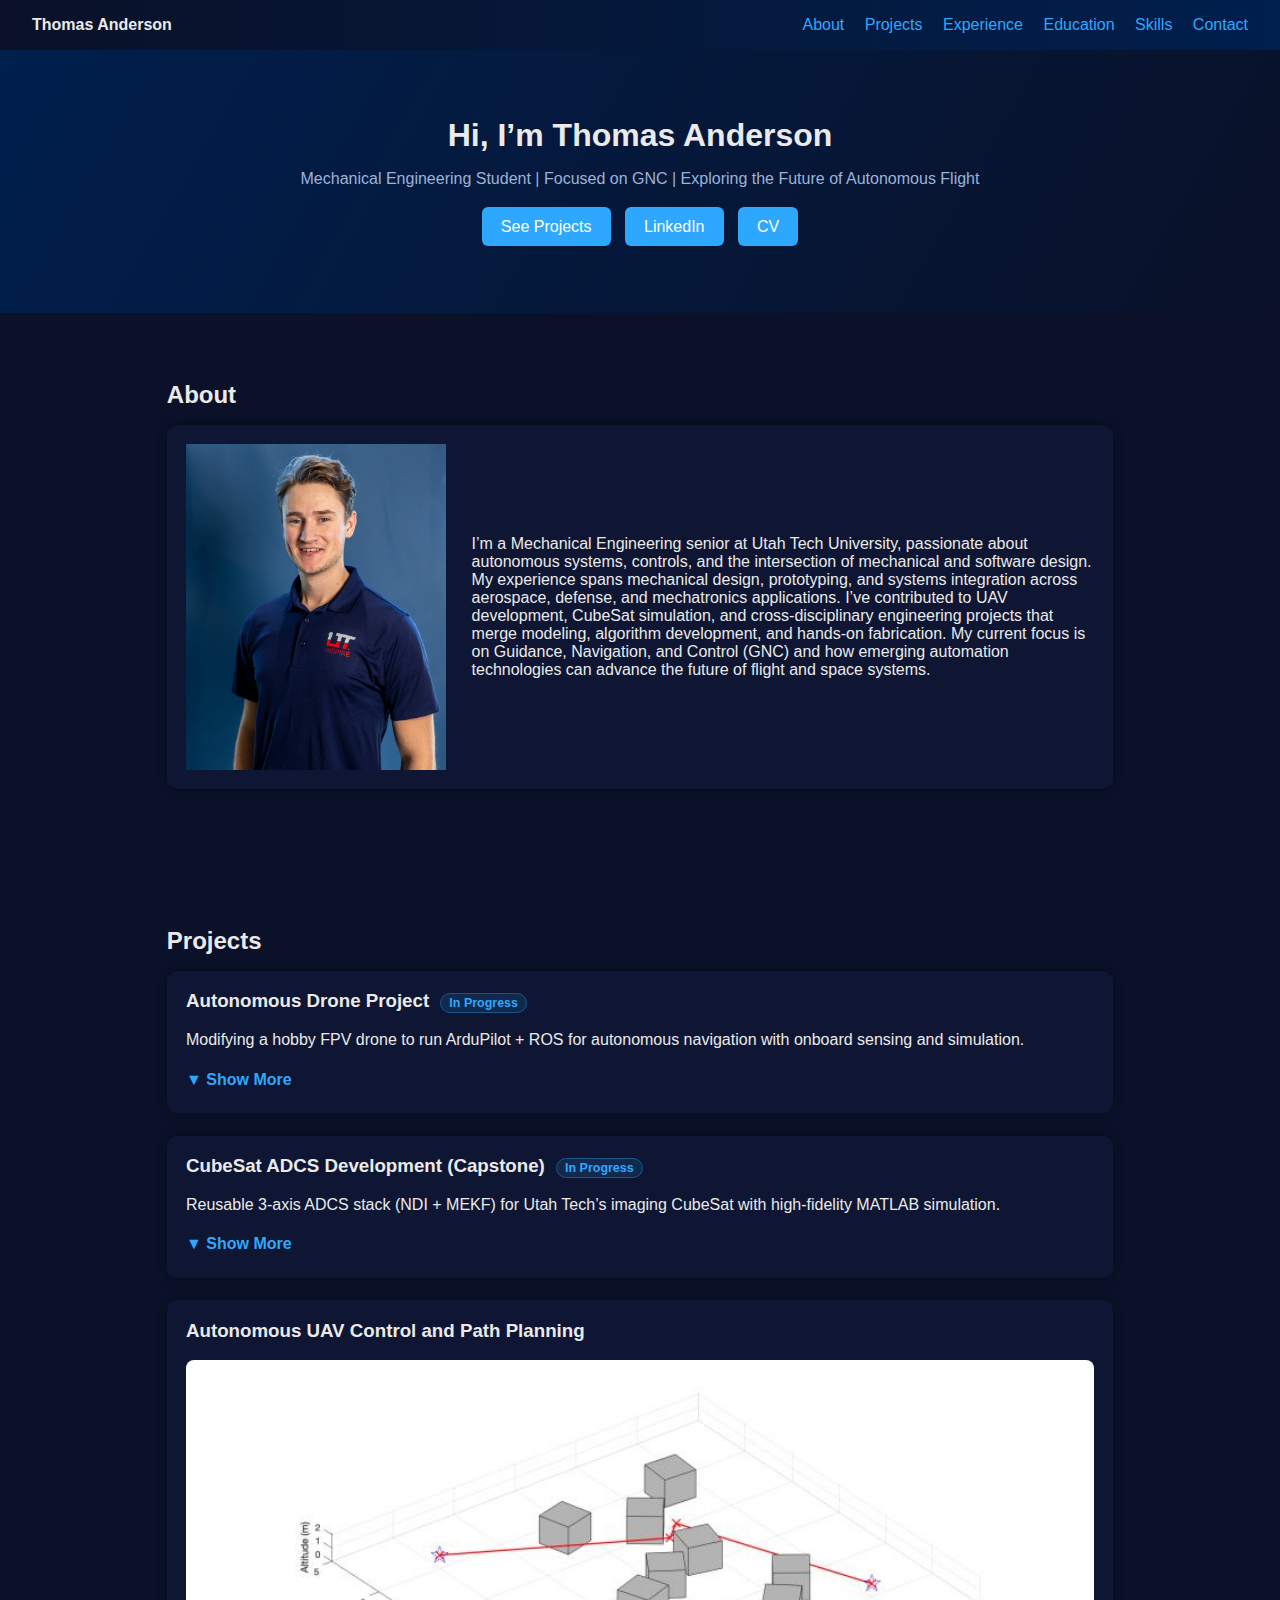
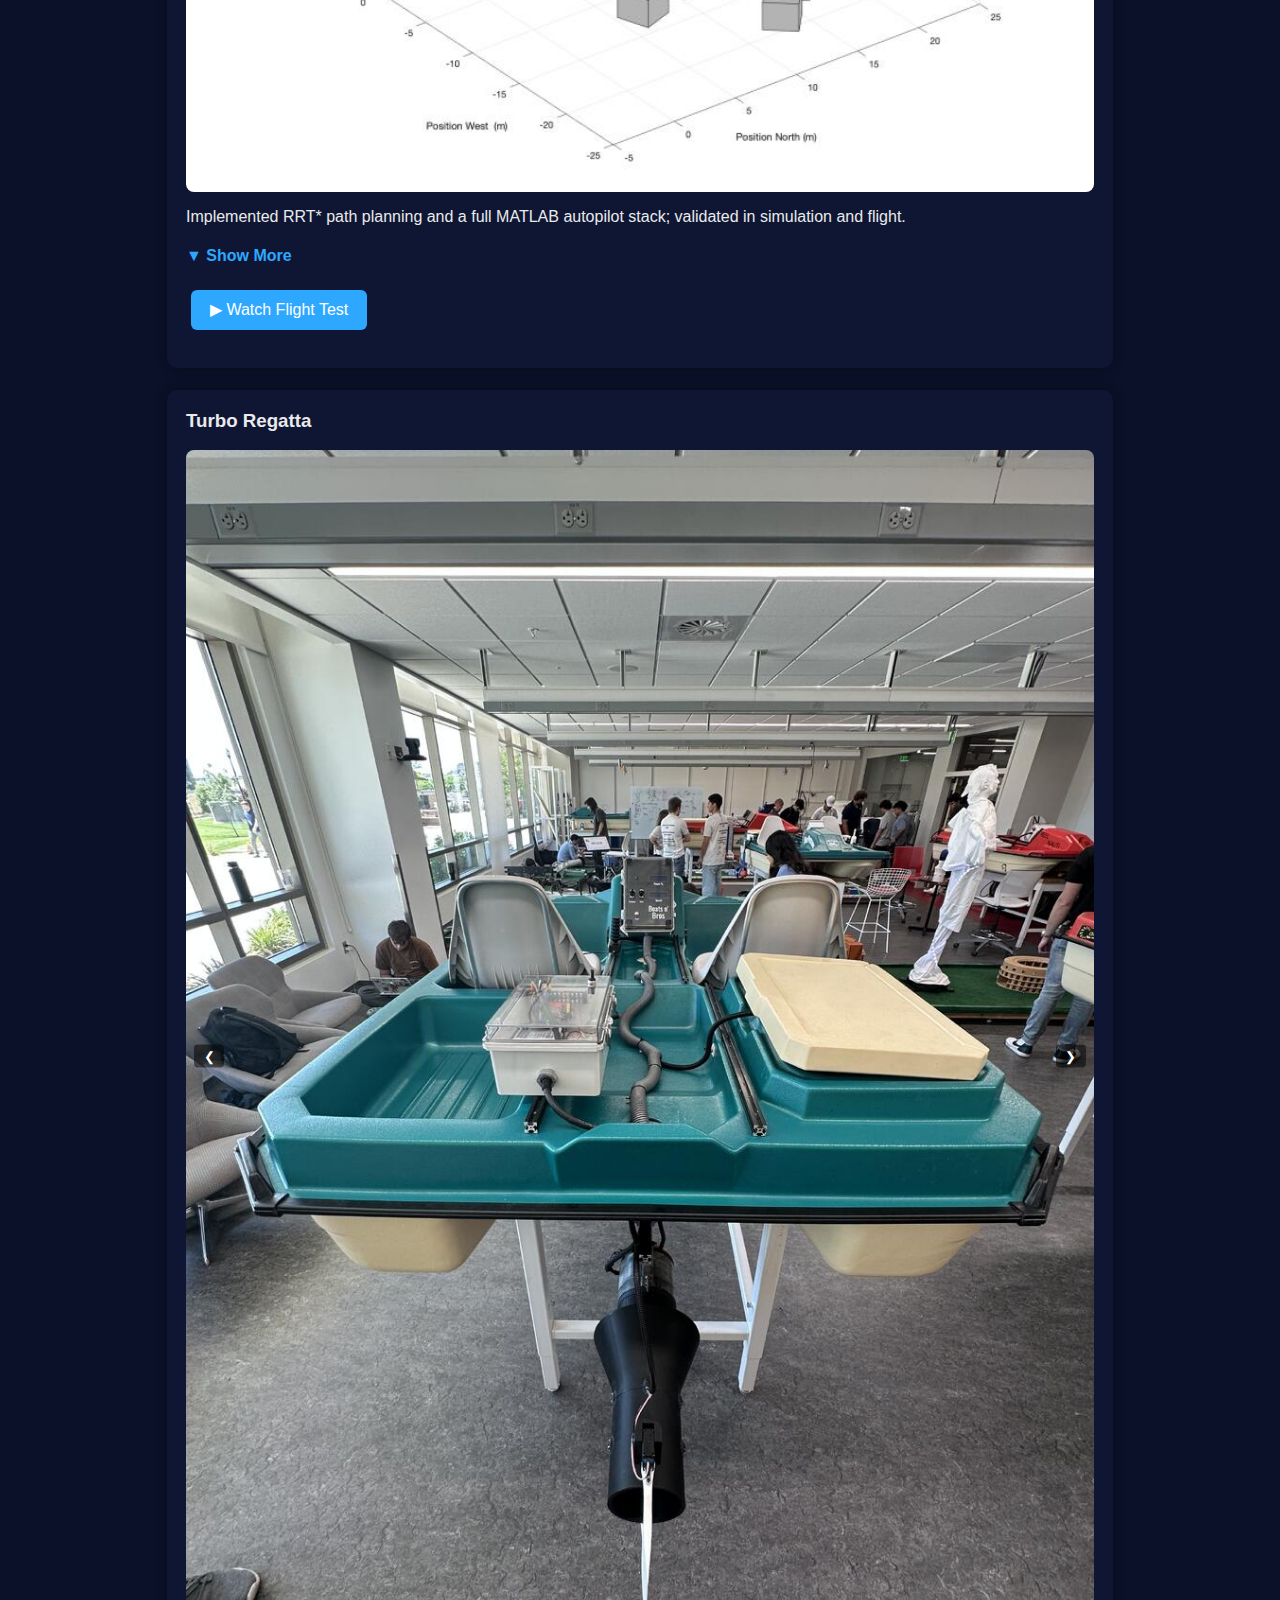
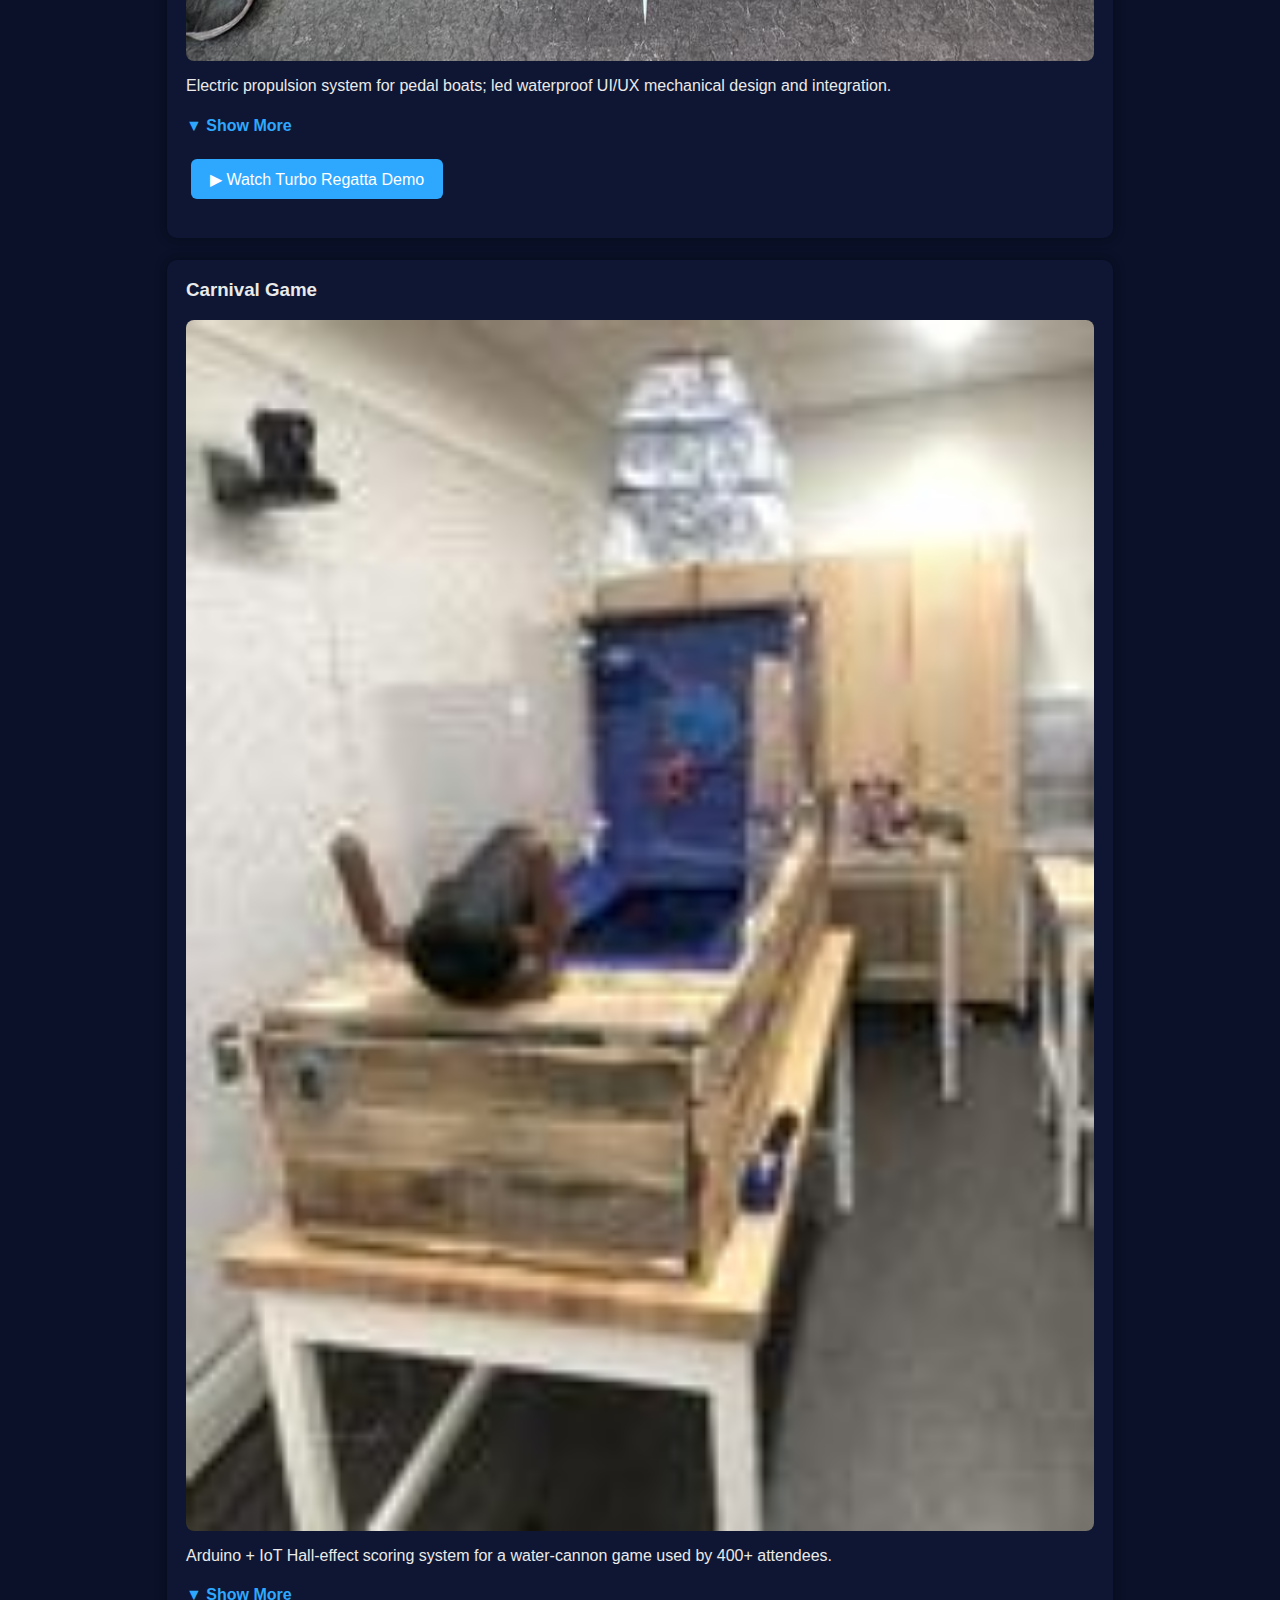
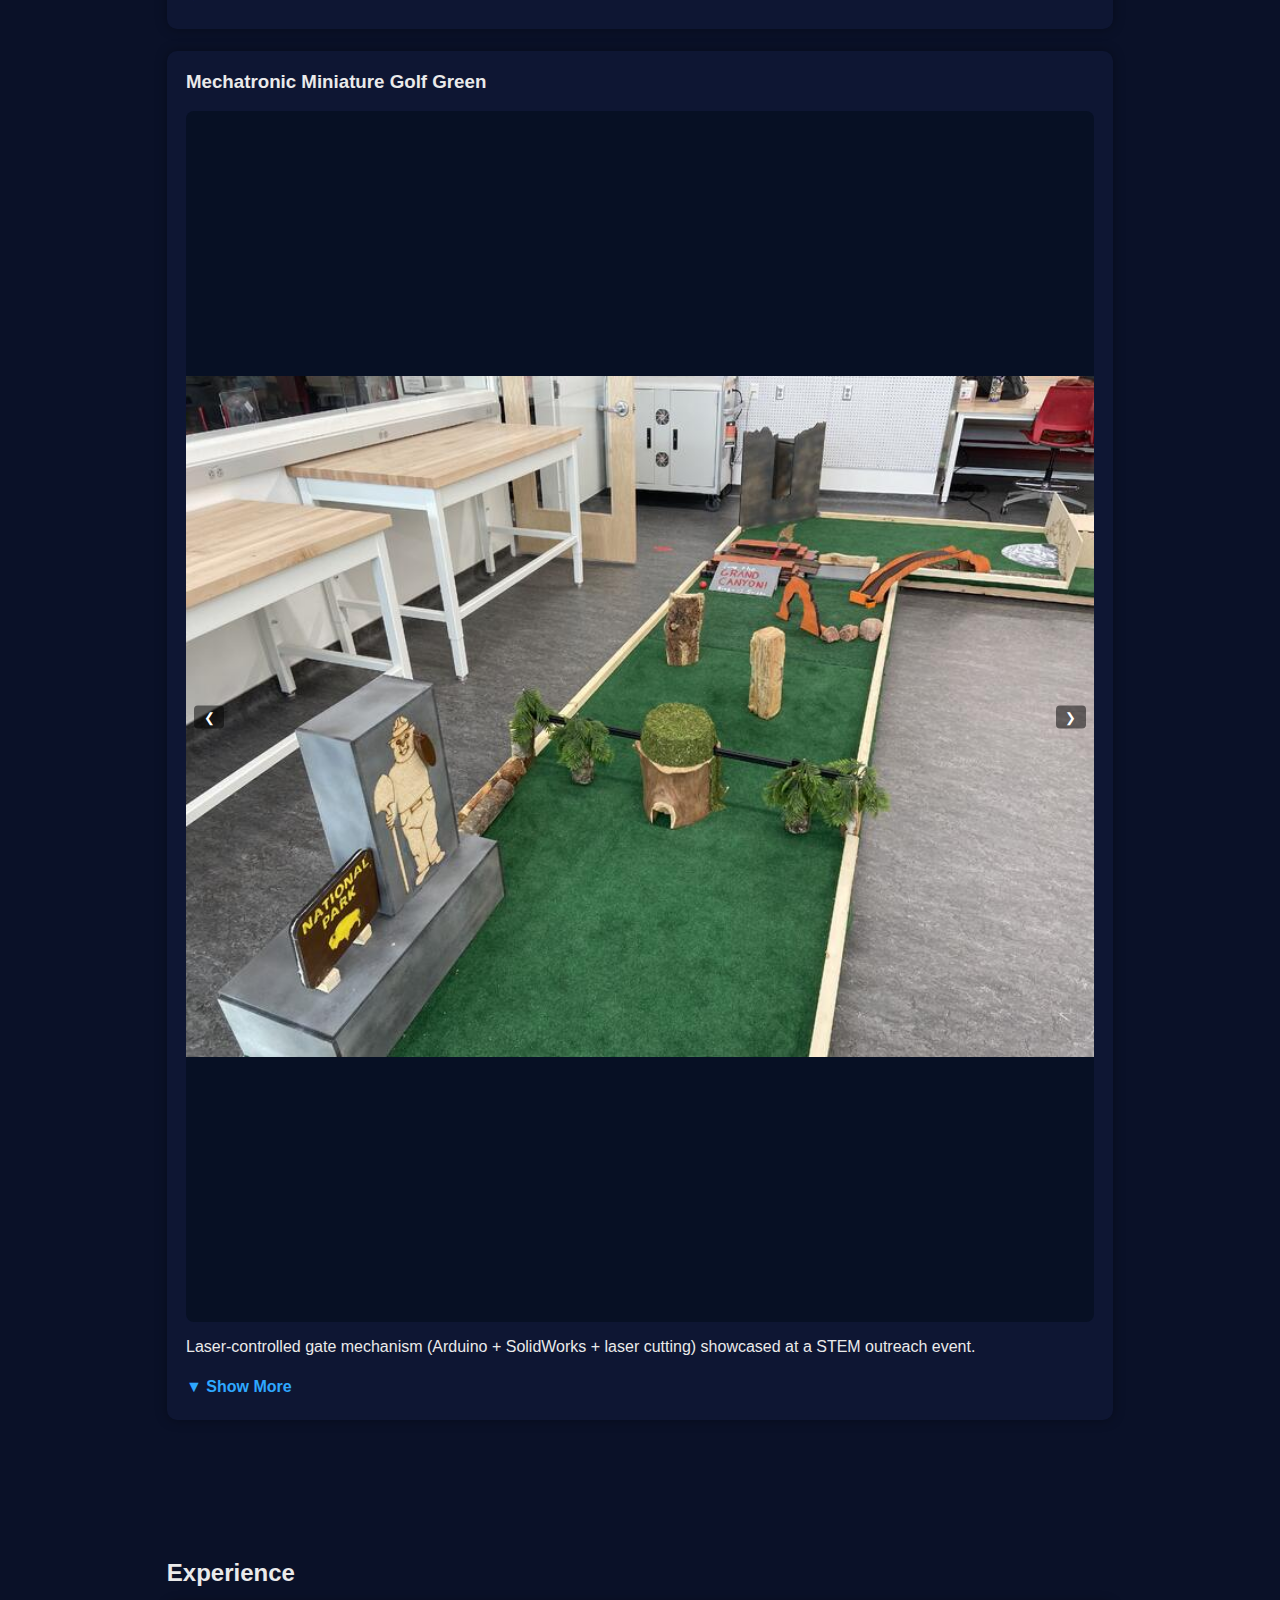
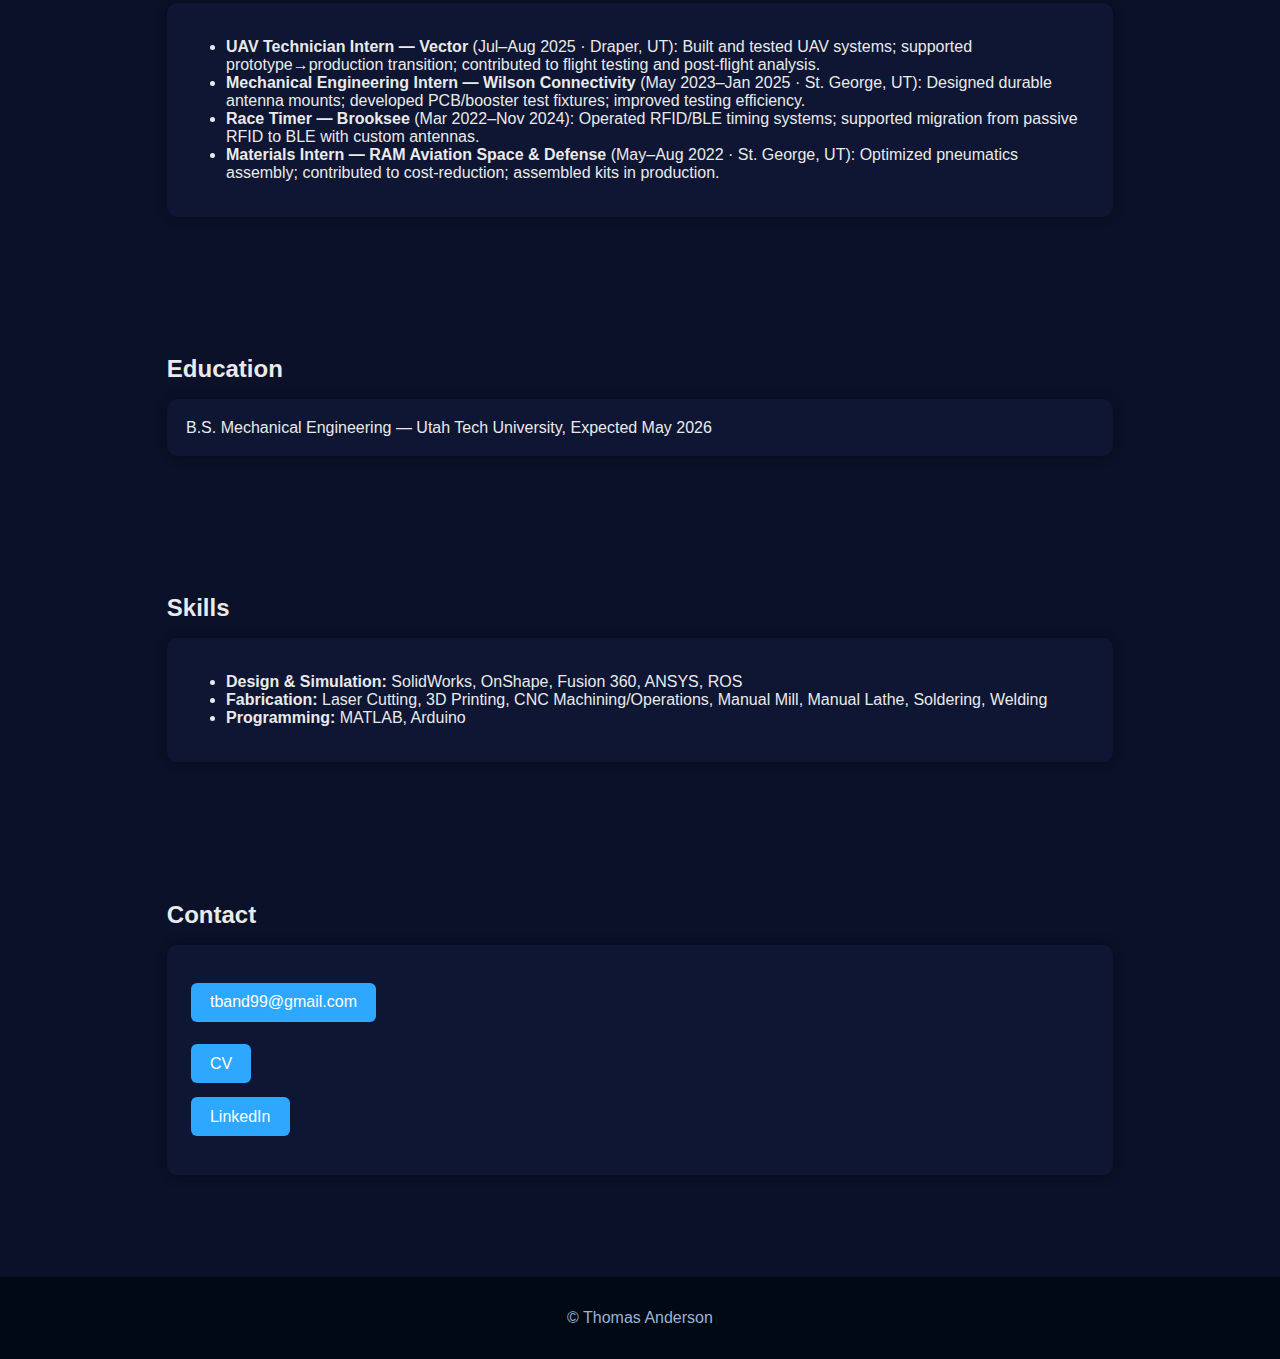
<file: index.html>
<!DOCTYPE html>
<html lang="en">
 <head>
  <meta charset="utf-8"/>
  <meta content="width=device-width, initial-scale=1.0" name="viewport"/>
  <meta content="Thomas Anderson — Mechanical Engineering Student | Focused on GNC | Exploring the Future of Autonomous Flight" name="description"/>
  <title>
   Thomas Anderson — Portfolio
  </title>
  <style>
   :root { --navy1:#0a1128; --navy2:#001f4d; --text:#eaeaea; --muted:#9cb3d9; --cyan:#2EA8FF; --cyan2:#4CC3FF; --card:#0e1633; }
  * { box-sizing: border-box; }
  body { margin:0; background:var(--navy1); color:var(--text); font-family:'Segoe UI', Roboto, sans-serif; }
  header { background:linear-gradient(90deg,var(--navy1),var(--navy2)); padding:1rem 2rem; position:sticky; top:0; z-index:10; display:flex; justify-content:space-between; align-items:center; }
  header .brand { font-weight:600; }
  header nav a { color:var(--cyan); text-decoration:none; margin-left:1rem; }
  header nav a:hover { color:var(--cyan2); }
  .hero { background:linear-gradient(120deg,var(--navy2),var(--navy1)); text-align:center; padding:4rem 1.5rem; }
  .hero h1 { margin:.2rem 0 .5rem; }
  .hero p { color:var(--muted); }
  .btn { background:var(--cyan); color:#fff; border:none; padding:.65rem 1.2rem; border-radius:6px; text-decoration:none; display:inline-block; margin:.2rem .3rem; }
  .btn:hover { background:var(--cyan2); }
  main section { padding:3rem 6vw; max-width:1100px; margin:0 auto; }
  section h2 { margin-bottom:1rem; }
  .card { background:var(--card); border-radius:10px; padding:1.2rem; box-shadow:0 0 12px rgba(0,0,0,.35); margin-bottom:1.4rem; }
  /* About */
  .about { display:flex; flex-wrap:wrap; gap:1.6rem; align-items:center; }
  .about .photo { flex:0 0 260px; display:flex; justify-content:center; }
  .about .photo img { width:260px; height:auto; border-radius:0; object-fit:cover; }
  .about .text { flex:1 1 300px; min-width:260px; }
  /* Projects */
  .project h3 { margin-top:0; }
  .badge { background:#2EA8FF22; color:var(--cyan); border:1px solid #2EA8FF55; padding:2px 8px; border-radius:10px; font-size:.78rem; margin-left:6px; }
  .summary { color:var(--text); }
  .toggle-link { color:var(--cyan); text-decoration:none; font-weight:600; display:inline-block; margin:.35rem 0; }
  .toggle-link:hover { color:var(--cyan2); }
  /* Animated details */
  .details { transition: height .3s ease; }
  .details-inner { padding-top:.5rem; }
  /* Carousel */
  .carousel { position:relative; overflow:hidden; border-radius:8px; background:#071024; margin-bottom:.8rem; }
  .carousel .track { display:flex; width:100%; transition: transform .35s ease; }
  .carousel .slide { flex:0 0 100%; min-width:100%; display:flex; align-items:center; justify-content:center; }
  .carousel .slide img { width:100%; height:auto; object-fit:contain; display:block; }
  .carousel .nav { position:absolute; top:50%; transform:translateY(-50%); background:rgba(0,0,0,.5); color:#fff; border:none; padding:.25rem .6rem; border-radius:4px; cursor:pointer; }
  .carousel .prev { left:8px; } .carousel .next { right:8px; }
  footer { text-align:center; padding:2rem 1rem; color:var(--muted); background:#000914; margin-top:2rem; }
  @media (max-width:720px) { .about .photo { flex-basis:100%; } .about .text { flex-basis:100%; } }
  </style>
 </head>
 <body>
  <header>
   <div class="brand">
    Thomas Anderson
   </div>
   <nav>
    <a href="#about">
     About
    </a>
    <a href="#projects">
     Projects
    </a>
    <a href="#experience">
     Experience
    </a>
    <a href="#education">
     Education
    </a>
    <a href="#skills">
     Skills
    </a>
    <a href="#contact">
     Contact
    </a>
   </nav>
  </header>
  <section class="hero">
   <h1>
    Hi, I’m Thomas Anderson
   </h1>
   <p>
    Mechanical Engineering Student | Focused on GNC | Exploring the Future of Autonomous Flight
   </p>
   <a class="btn" href="#projects">
    See Projects
   </a>
   <a class="btn" href="https://www.linkedin.com/in/thomas-b-anderson" rel="noopener" target="_blank">
    LinkedIn
   </a>
   <a class="btn" href="resume.pdf" rel="noopener" target="_blank">
    CV
   </a>
  </section>
  <main>
   <section id="about">
    <h2>
     About
    </h2>
    <div class="about card">
     <div class="photo">
      <img alt="Thomas Anderson headshot" src="headshot.jpg"/>
     </div>
     <div class="text">
      <p>
       I’m a Mechanical Engineering senior at Utah Tech University, passionate about autonomous systems, controls, and the intersection of mechanical and software design. My experience spans mechanical design, prototyping, and systems integration across aerospace, defense, and mechatronics applications. I’ve contributed to UAV development, CubeSat simulation, and cross-disciplinary engineering projects that merge modeling, algorithm development, and hands-on fabrication. My current focus is on Guidance, Navigation, and Control (GNC) and how emerging automation technologies can advance the future of flight and space systems.
      </p>
     </div>
    </div>
   </section>
   <section id="projects">
    <h2>
     Projects
    </h2>
    <div class="project card">
     <h3>
      Autonomous Drone Project
      <span class="badge">
       In Progress
      </span>
     </h3>
     <p class="summary">
      Modifying a hobby FPV drone to run ArduPilot + ROS for autonomous navigation with onboard sensing and simulation.
     </p>
     <a class="toggle-link" href="#!" onclick="toggleDetails('d1', this)">
      ▼ Show More
     </a>
     <div class="details" data-open="false" id="d1" style="overflow:hidden; height:0px;">
      <div class="details-inner">
       <strong>
        Project Overview
       </strong>
       <br/>
       Self-directed, ongoing project to develop practical skills in autonomous systems by modifying a hobby-grade FPV drone to operate with ArduPilot and ROS-based control software. The objective is to achieve autonomous navigation and obstacle avoidance using onboard sensors and simulation environments.
       <br/>
       <br/>
       <strong>
        Objectives &amp; Progress
       </strong>
       <ul>
        <li>
         Integrate ArduPilot firmware with ROS for high-level mission scripting and autonomous control
        </li>
        <li>
         Develop a Gazebo-based simulation environment to safely test flight algorithms
        </li>
        <li>
         Implement real-time obstacle detection and avoidance using onboard sensor data
        </li>
        <li>
         Tune PID controllers for flight stability and waypoint navigation
        </li>
        <li>
         Future work: integrate computer vision for mapping and object recognition
        </li>
       </ul>
       <strong>
        Tools &amp; Skills
       </strong>
       <ul>
        <li>
         ROS, Gazebo, ArduPilot
        </li>
        <li>
         PID control tuning and sensor calibration
        </li>
        <li>
         IMU, GPS, and LiDAR integration
        </li>
        <li>
         Simulation-based testing
        </li>
        <li>
         Autonomous navigation and control systems
        </li>
       </ul>
      </div>
     </div>
    </div>
    <div class="project card">
     <h3>
      CubeSat ADCS Development (Capstone)
      <span class="badge">
       In Progress
      </span>
     </h3>
     <p class="summary">
      Reusable 3‑axis ADCS stack (NDI + MEKF) for Utah Tech’s imaging CubeSat with high‑fidelity MATLAB simulation.
     </p>
     <a class="toggle-link" href="#!" onclick="toggleDetails('d2', this)">
      ▼ Show More
     </a>
     <div class="details" data-open="false" id="d2" style="overflow:hidden; height:0px;">
      <div class="details-inner">
       <strong>
        Project Overview
       </strong>
       <br/>
       Ongoing senior capstone project focused on developing a modular Attitude Determination and Control System (ADCS) for Utah Tech’s CubeSat imaging mission. The system provides 3-axis attitude control and estimation capabilities designed for reuse across future student-built satellites.
       <br/>
       <br/>
       <strong>
        Key Responsibilities
       </strong>
       <ul>
        <li>
         Implementing Multiplicative Extended Kalman Filter (MEKF) and QUEST algorithms for estimation in MATLAB
        </li>
        <li>
         Modeling spacecraft dynamics and sensor response for accurate closed-loop simulation
        </li>
        <li>
         Integrating IMU, magnetometer, sun sensor, and star tracker data for attitude determination
        </li>
        <li>
         Designing and tuning control laws for reaction wheel and magnetorquer actuation
        </li>
        <li>
         Supporting system validation through Monte Carlo simulation and 3-axis attitude testing
        </li>
       </ul>
       <strong>
        System Highlights
       </strong>
       <ul>
        <li>
         Modular and reusable ADCS architecture for multi-mission adaptability
        </li>
        <li>
         High-fidelity MATLAB simulation environment
        </li>
        <li>
         Advanced estimation and control algorithms for precision pointing
        </li>
       </ul>
       <strong>
        Skills &amp; Tools
       </strong>
       <ul>
        <li>
         MATLAB modeling
        </li>
        <li>
         Nonlinear Dynamic Inversion (NDI)
        </li>
        <li>
         Multiplicative Extended Kalman Filter (MEKF)
        </li>
        <li>
         Sensor fusion and control systems design
        </li>
        <li>
         Spacecraft dynamics and orbital mechanics
        </li>
       </ul>
      </div>
     </div>
    </div>
    <div class="project card">
     <h3>
      Autonomous UAV Control and Path Planning
     </h3>
     <div class="carousel" data-index="0" id="c1">
      <div class="track">
       <div class="slide">
        <img alt="" src="95a557c9-d2ea-49f0-8f24-d751a9780867.png"/>
       </div>
      </div>
     </div>
     <p class="summary">
      Implemented RRT* path planning and a full MATLAB autopilot stack; validated in simulation and flight.
     </p>
     <a class="toggle-link" href="#!" onclick="toggleDetails('d3', this)">
      ▼ Show More
     </a>
     <div class="details" data-open="false" id="d3" style="overflow:hidden; height:0px;">
      <div class="details-inner">
       <strong>
        Project Overview
       </strong>
       <br/>
       Designed and implemented a complete autopilot stack for autonomous vehicles, with particular focus on advanced path planning algorithms.
       <br/>
       <br/>
       <strong>
        Key Accomplishments
       </strong>
       <ul>
        <li>
         Enhanced basic RRT (Rapidly-exploring Random Tree) by implementing RRT*, an optimized version that produces more efficient paths for autonomous navigation
        </li>
        <li>
         Developed a MATLAB implementation that continuously optimizes paths rather than just finding feasible routes
        </li>
        <li>
         Added intelligent node selection and path rewiring capabilities that decreases total path length
        </li>
        <li>
         Successfully demonstrated path optimization in complex environments with obstacles
        </li>
       </ul>
       <strong>
        Full Autopilot Stack Implementation
       </strong>
       <ul>
        <li>
         Wrote MATLAB code for the entire autopilot system architecture
        </li>
        <li>
         Implemented system modeling component to accurately simulate vehicle dynamics in 3D space
        </li>
        <li>
         Designed and coded control laws including PID controllers for attitude and position control
        </li>
        <li>
         Developed state estimation algorithms to process and fuse multiple sensor inputs for accurate positioning
        </li>
        <li>
         Created guidance systems to translate high-level commands into executable trajectories
        </li>
        <li>
         Built navigation systems that integrate with the optimized path planning algorithms
        </li>
        <li>
         Tested the complete system in simulation and validated performance on multi-rotor platforms
        </li>
       </ul>
       <strong>
        Skills Demonstrated
       </strong>
       <ul>
        <li>
         Algorithm development and optimization
        </li>
        <li>
         Control systems design
        </li>
        <li>
         State estimation and sensor fusion
        </li>
        <li>
         Simulation and testing methodologies
        </li>
        <li>
         MATLAB programming and system integration
        </li>
        <li>
         Autonomous systems architecture
        </li>
        <li>
         Real-time system performance analysis
        </li>
       </ul>
      </div>
     </div>
     <p>
      <a class="btn" href="https://youtu.be/AimlG6VxbZo?si=EBCwgUN9ihbwV6xO" rel="noopener" target="_blank">
       ▶ Watch Flight Test
      </a>
     </p>
    </div>
    <div class="project card">
     <h3>
      Turbo Regatta
     </h3>
     <div class="carousel" data-index="0" id="c2">
      <div class="track">
       <div class="slide">
        <img alt="" src="19174b8e-23c9-4adc-8f3a-ffcafbec17e6.png"/>
       </div>
       <div class="slide">
        <img alt="" src="06143839-6703-4929-96b9-088a9f5b48b7.png"/>
       </div>
      </div>
      <button aria-label="Previous" class="nav prev" onclick="carouselPrev('c2')">
       ❮
      </button>
      <button aria-label="Next" class="nav next" onclick="carouselNext('c2')">
       ❯
      </button>
     </div>
     <p class="summary">
      Electric propulsion system for pedal boats; led waterproof UI/UX mechanical design and integration.
     </p>
     <a class="toggle-link" href="#!" onclick="toggleDetails('d4', this)">
      ▼ Show More
     </a>
     <div class="details" data-open="false" id="d4" style="overflow:hidden; height:0px;">
      <div class="details-inner">
       <strong>
        My Role &amp; Contributions
       </strong>
       <ul>
        <li>
         Led UI/UX mechanical design for the control system, creating waterproof housings (IP28-rated) for electronic components
        </li>
        <li>
         Worked directly with Computer Engineering teammates to ensure seamless integration between physical controls and digital interfaces
        </li>
        <li>
         Designed and fabricated ergonomic controls mounted to the boat's center console, optimizing user experience while meeting waterproofing requirements
        </li>
        <li>
         Managed wire routing and enclosure development for all user interface elements while maintaining design integrity
        </li>
       </ul>
       <strong>
        Project Highlights
       </strong>
       <ul>
        <li>
         Cross-functional collaboration between Mechanical, Electrical, Computer, and Mechatronics engineers
        </li>
        <li>
         Designed a propulsion system capable of variable speed control and full maneuverability (forward/reverse/turning)
        </li>
        <li>
         Created solutions within strict constraints: $600 budget, aluminum extrusion mounting only, battery limitations
        </li>
        <li>
         Developed a system that competed in both head-to-head races and precision maneuvering course challenges
        </li>
        <li>
         Applied fabrication and waterproofing techniques to ensure reliability in aquatic environments
        </li>
       </ul>
      </div>
     </div>
     <p>
      <a class="btn" href="https://www.linkedin.com/posts/utah-tech-engineering_thanks-to-everyone-who-helped-make-discovery-activity-7321583715074129920-wWn6?utm_source=share&amp;utm_medium=member_desktop&amp;rcm=ACoAACT6U-cBVx_NZenxKHfNYPTLF7ID10Bt1BA" rel="noopener" target="_blank">
       ▶ Watch Turbo Regatta Demo
      </a>
     </p>
    </div>
    <div class="project card">
     <h3>
      Carnival Game
     </h3>
     <div class="carousel" data-index="0" id="c3">
      <div class="track">
       <div class="slide">
        <img alt="" src="4c22e8c1-0646-4f13-99f9-9b927b6d0642.png"/>
       </div>
      </div>
     </div>
     <p class="summary">
      Arduino + IoT Hall‑effect scoring system for a water‑cannon game used by 400+ attendees.
     </p>
     <a class="toggle-link" href="#!" onclick="toggleDetails('d5', this)">
      ▼ Show More
     </a>
     <div class="details" data-open="false" id="d5" style="overflow:hidden; height:0px;">
      <div class="details-inner">
       <strong>
        Project Overview
       </strong>
       <br/>
       Collaborated in a team of four to design and build an interactive
       <em>
        water-based arcade game
       </em>
       for Utah Tech’s 2023 STEM Outreach Event. 
The system used
       <strong>
        Hall-effect sensors
       </strong>
       to detect water flow through a target and calculate scores in real time. 
As the only group to design a water-based game, our project stood out for its unique engineering challenges involving waterproofing and sensor calibration.
       <br/>
       <br/>
       <strong>
        Key Contributions &amp; Responsibilities
       </strong>
       <ul>
        <li>
         Led data acquisition and signal interpretation from Hall-effect sensors to generate accurate scoring feedback.
        </li>
        <li>
         Integrated multiple Arduino modules into a cohesive program shared across team members’ systems.
        </li>
        <li>
         Collaborated on physical construction and assembly using wood and hand tools to ensure stability and durability for public use.
        </li>
        <li>
         Assisted in troubleshooting and code integration between sensor, display, and scoring systems.
        </li>
       </ul>
       <strong>
        Skills &amp; Technologies
       </strong>
       <ul>
        <li>
         Arduino Programming
        </li>
        <li>
         Sensor Calibration and Signal Processing
        </li>
        <li>
         Mechanical Design and Fabrication
        </li>
        <li>
         Team Integration and Prototyping
        </li>
       </ul>
       <strong>
        Outcome
       </strong>
       <br/>
       The game successfully tracked scores in real time and operated reliably for over
       <strong>
        400 participants
       </strong>
       during the public STEM outreach event. 
The project earned
       <strong>
        2nd place in the People’s Choice Award
       </strong>
       at Utah Tech’s 2023 Engineering Design Day.
      </div>
     </div>
    </div>
    <div class="project card">
     <h3>
      Mechatronic Miniature Golf Green
     </h3>
     <div class="carousel" data-index="0" id="c4">
      <div class="track">
       <div class="slide">
        <img alt="" src="0c325554-dc19-45e7-9a77-b4a86339c17f.png"/>
       </div>
       <div class="slide">
        <img alt="" src="625e17e7-e67f-4792-98ea-a08d2cebb219.png"/>
       </div>
      </div>
      <button aria-label="Previous" class="nav prev" onclick="carouselPrev('c4')">
       ❮
      </button>
      <button aria-label="Next" class="nav next" onclick="carouselNext('c4')">
       ❯
      </button>
     </div>
     <p class="summary">
      Laser‑controlled gate mechanism (Arduino + SolidWorks + laser cutting) showcased at a STEM outreach event.
     </p>
     <a class="toggle-link" href="#!" onclick="toggleDetails('d6', this)">
      ▼ Show More
     </a>
     <div class="details" data-open="false" id="d6" style="overflow:hidden; height:0px;">
      <div class="details-inner">
       <strong>
        Project Overview
       </strong>
       <br/>
       Collaborated in a
       <strong>
        six-member engineering team
       </strong>
       to design and build a
       <em>
        National Parks–themed Miniature Electronic Golf Green
       </em>
       for Utah Tech’s 2022 STEM Outreach Event. Each member designed a unique obstacle inspired by U.S. National Parks; my section recreated Utah’s iconic
       <strong>
        Delicate Arch
       </strong>
       and
       <strong>
        Landscape Arch
       </strong>
       , combining mechanical design and sensor-driven automation using Arduino.
       <br/>
       <br/>
       <strong>
        Key Contributions &amp; Responsibilities
       </strong>
       <ul>
        <li>
         Designed two Utah-inspired arches in
         <strong>
          SolidWorks
         </strong>
         , laser-cut from wood and engineered with flexibility to form smooth, curved structures.
        </li>
        <li>
         Developed a
         <strong>
          laser/photo-diode trip system
         </strong>
         that triggered an Arduino-controlled gate, simulating an interactive “shortcut” between course sections.
        </li>
        <li>
         Integrated the mechanism so that a golf ball passing through Delicate Arch opened the Landscape Arch gate, guiding the ball directly to the hole.
        </li>
        <li>
         Contributed to mechanical assembly and fabrication, ensuring the system could withstand extensive public use during the outreach event.
        </li>
       </ul>
       <strong>
        Skills &amp; Technologies
       </strong>
       <ul>
        <li>
         SolidWorks
        </li>
        <li>
         Laser Cutting
        </li>
        <li>
         Arduino Programming
        </li>
        <li>
         Optical Sensors and Mechatronic System Design
        </li>
        <li>
         Wood Fabrication
        </li>
       </ul>
       <strong>
        Outcome
       </strong>
       <br/>
       The National Parks–themed hole captivated attendees and performed reliably throughout the event, engaging over
       <strong>
        300 participants
       </strong>
       . 
The project earned
       <strong>
        2nd place in the People’s Choice Award
       </strong>
       at Utah Tech’s
       <strong>
        2022 Engineering Design Day
       </strong>
       .
      </div>
     </div>
    </div>
   </section>
   <section id="experience">
    <h2>
     Experience
    </h2>
    <div class="card">
     <ul>
      <li>
       <strong>
        UAV Technician Intern — Vector
       </strong>
       (Jul–Aug 2025 · Draper, UT): Built and tested UAV systems; supported prototype→production transition; contributed to flight testing and post‑flight analysis.
      </li>
      <li>
       <strong>
        Mechanical Engineering Intern — Wilson Connectivity
       </strong>
       (May 2023–Jan 2025 · St. George, UT): Designed durable antenna mounts; developed PCB/booster test fixtures; improved testing efficiency.
      </li>
      <li>
       <strong>
        Race Timer — Brooksee
       </strong>
       (Mar 2022–Nov 2024): Operated RFID/BLE timing systems; supported migration from passive RFID to BLE with custom antennas.
      </li>
      <li>
       <strong>
        Materials Intern — RAM Aviation Space &amp; Defense
       </strong>
       (May–Aug 2022 · St. George, UT): Optimized pneumatics assembly; contributed to cost‑reduction; assembled kits in production.
      </li>
     </ul>
    </div>
   </section>
   <section id="education">
    <h2>
     Education
    </h2>
    <div class="card">
     B.S. Mechanical Engineering — Utah Tech University, Expected May 2026
    </div>
   </section>
   <section id="skills">
    <h2>
     Skills
    </h2>
    <div class="card">
     <ul>
      <li>
       <strong>
        Design &amp; Simulation:
       </strong>
       SolidWorks, OnShape, Fusion 360, ANSYS, ROS
      </li>
      <li>
       <strong>
        Fabrication:
       </strong>
       Laser Cutting, 3D Printing, CNC Machining/Operations, Manual Mill, Manual Lathe, Soldering, Welding
      </li>
      <li>
       <strong>
        Programming:
       </strong>
       MATLAB, Arduino
      </li>
     </ul>
    </div>
   </section>
   <section id="contact">
    <h2>
     Contact
    </h2>
    <div class="card">
     <p>
      <a class="btn" href="mailto:tband99@gmail.com">
       tband99@gmail.com
      </a>
     </p>
     <a class="btn" href="resume.pdf" rel="noopener" target="_blank">
      CV
     </a>
     <p style="color:var(--muted); margin-top:8px;">
      <a class="btn" href="https://www.linkedin.com/in/thomas-b-anderson" rel="noopener" target="_blank">
       LinkedIn
      </a>
     </p>
    </div>
   </section>
  </main>
  <footer>
   © Thomas Anderson
  </footer>
  <script>
   // ----- Expandable details with 0.3s animation -----
function toggleDetails(id, link) {
  const container = document.getElementById(id);
  const isOpen = container.getAttribute('data-open') === 'true';
  const inner = container.querySelector('.details-inner');
  if (!isOpen) {
    const target = inner.scrollHeight;
    container.style.height = target + 'px';
    container.setAttribute('data-open','true');
    link.textContent = '▲ Show Less';
  } else {
    container.style.height = '0px';
    container.setAttribute('data-open','false');
    link.textContent = '▼ Show More';
  }
}
window.addEventListener('resize', () => {
  // keep height in sync when open
  document.querySelectorAll('.details[data-open="true"]').forEach(el => {
    const inner = el.querySelector('.details-inner');
    el.style.height = inner.scrollHeight + 'px';
  });
});

// ----- True horizontal carousel -----
function getIndex(car) { return parseInt(car.getAttribute('data-index')||'0',10); }
function setIndex(car, i) {
  const track = car.querySelector('.track');
  const slides = car.querySelectorAll('.slide');
  const max = slides.length;
  if (max <= 1) return;
  if (i < 0) i = max - 1;
  if (i >= max) i = 0;
  car.setAttribute('data-index', i.toString());
  track.style.transform = 'translateX(' + (-i*100) + '%)';
}
function carouselNext(id) { const car = document.getElementById(id); setIndex(car, getIndex(car)+1); }
function carouselPrev(id) { const car = document.getElementById(id); setIndex(car, getIndex(car)-1); }
document.addEventListener('DOMContentLoaded', function(){
  document.querySelectorAll('.carousel').forEach(function(car){ setIndex(car, 0); });
});
  </script>
 </body>
</html>
</file>
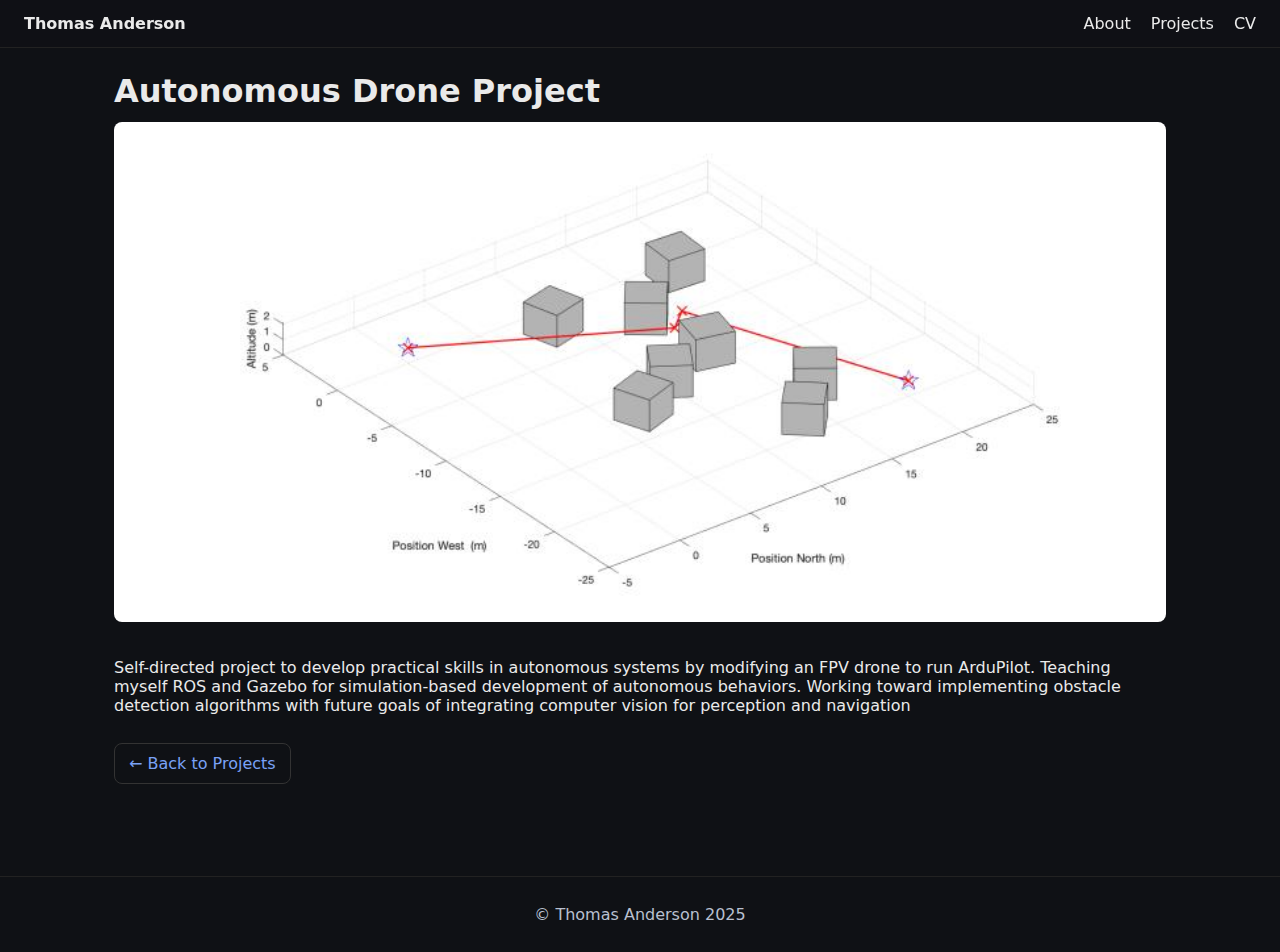
<file: project1.html>
<!doctype html><html><head><meta charset='utf-8'><meta name='viewport' content='width=device-width,initial-scale=1'><title>Autonomous Drone Project — Thomas Anderson</title>
<style>
:root { --c-bg:#0f1115; --c-elev:#171923; --c-text:#eaeaea; --c-sub:#b9c0d0; --c-accent:#7aa2f7; }
*{box-sizing:border-box}
body{margin:0;background:var(--c-bg);color:var(--c-text);font-family:ui-sans-serif,system-ui,-apple-system,Segoe UI,Roboto,Helvetica,Arial}
a{color:var(--c-accent);text-decoration:none}
.container{max-width:1100px;margin:0 auto;padding:24px}
nav.site-nav{position:sticky;top:0;z-index:10;background:rgba(15,17,21,.85);backdrop-filter:blur(6px);border-bottom:1px solid #222;display:flex;justify-content:space-between;align-items:center;padding:14px 24px}
nav .brand a{font-weight:700;color:var(--c-text)}
nav ul{display:flex;gap:20px;list-style:none;margin:0;padding:0}
nav ul a{color:var(--c-text)}
footer.site-footer{padding:28px 24px;border-top:1px solid #222;color:var(--c-sub);text-align:center;margin-top:40px}
h1,h2,h3{margin:0 0 12px 0}
.section{margin:28px 0}
.grid{display:grid;gap:20px;grid-template-columns:repeat(auto-fill,minmax(280px,1fr))}
.card{background:var(--c-elev);border:1px solid #222;border-radius:12px;overflow:hidden}
.card img{display:block;width:100%;height:180px;object-fit:cover}
.card .pad{padding:14px}
.btn{display:inline-block;padding:10px 14px;border:1px solid #333;border-radius:8px}
.hero{display:flex;gap:24px;flex-wrap:wrap;align-items:flex-start}
.hero img{width:260px;height:auto;border-radius:8px;border:1px solid #222}
.meta{color:var(--c-sub)}
.embed{position:relative;padding-top:56.25%}
.embed iframe{position:absolute;top:0;left:0;width:100%;height:100%;border:0}
hr{border:none;border-top:1px solid #222;margin:24px 0}
.top-row{display:grid;grid-template-columns:repeat(auto-fit,minmax(280px,1fr));gap:20px}
</style>
</head><body>
<nav class="site-nav">
  <div class="brand"><a href="projects.html">Thomas Anderson</a></div>
  <ul>
    <li><a href="about.html">About</a></li>
    <li><a href="projects.html">Projects</a></li>
    <li><a target="_blank" href="CV Thomas Anderson.pdf">CV</a></li>
  </ul>
</nav>
<div class='container'><h1>Autonomous Drone Project</h1><img src='uav_path_planning.png' style='width:100%;border-radius:8px;margin-bottom:16px;'><p>Self-directed project to develop practical skills in autonomous systems by modifying an FPV drone to run ArduPilot. Teaching myself ROS and Gazebo for simulation-based development of autonomous behaviors. Working toward implementing obstacle detection algorithms with future goals of integrating computer vision for perception and navigation</p><div class='section'><a class='btn' href='projects.html'>← Back to Projects</a></div></div><footer class="site-footer">© Thomas Anderson 2025</footer></body></html>
</file>
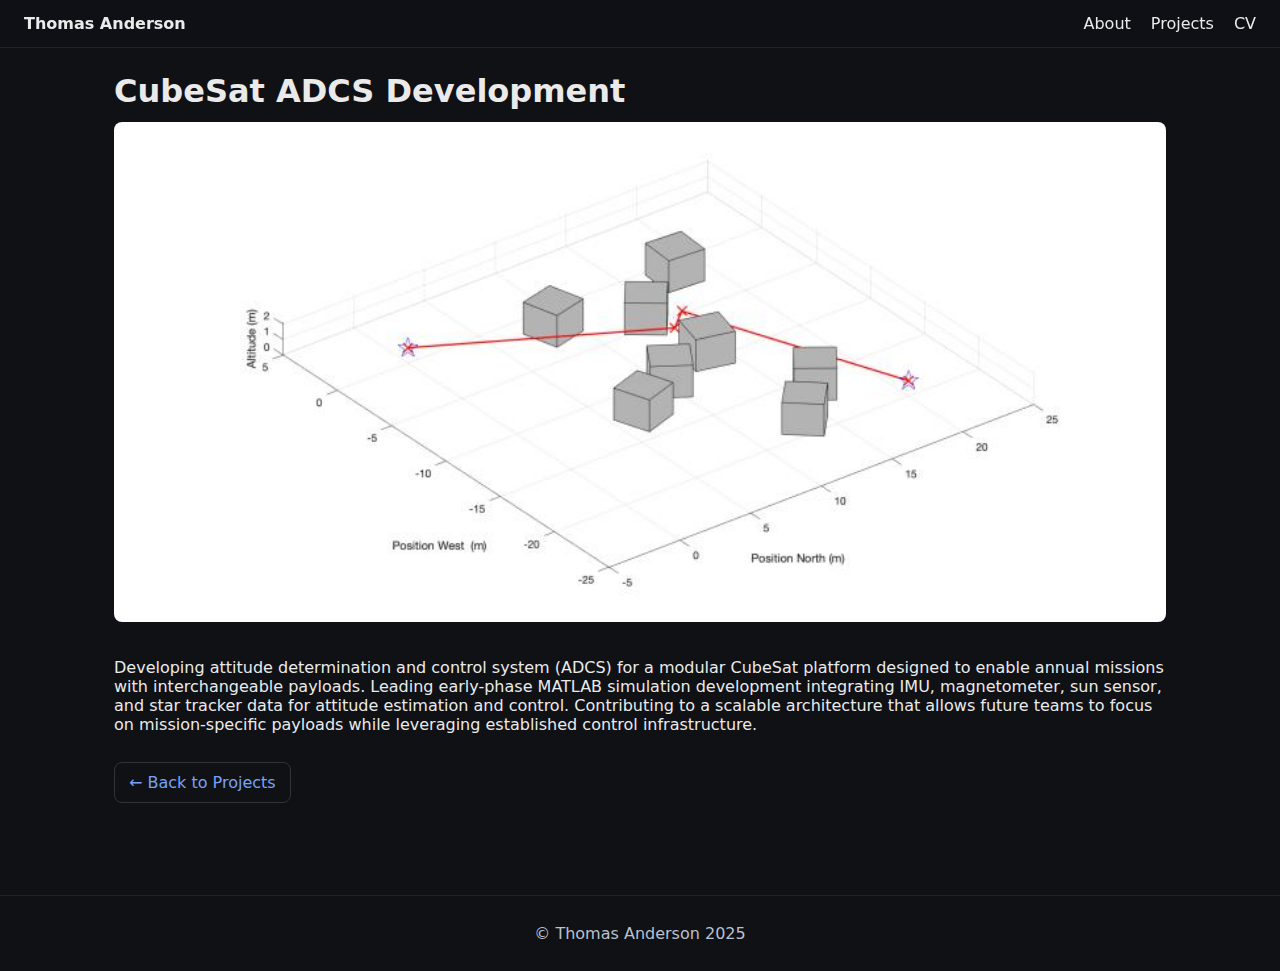
<file: project2.html>
<!doctype html><html><head><meta charset='utf-8'><meta name='viewport' content='width=device-width,initial-scale=1'><title>CubeSat ADCS — Thomas Anderson</title>
<style>
:root { --c-bg:#0f1115; --c-elev:#171923; --c-text:#eaeaea; --c-sub:#b9c0d0; --c-accent:#7aa2f7; }
*{box-sizing:border-box}
body{margin:0;background:var(--c-bg);color:var(--c-text);font-family:ui-sans-serif,system-ui,-apple-system,Segoe UI,Roboto,Helvetica,Arial}
a{color:var(--c-accent);text-decoration:none}
.container{max-width:1100px;margin:0 auto;padding:24px}
nav.site-nav{position:sticky;top:0;z-index:10;background:rgba(15,17,21,.85);backdrop-filter:blur(6px);border-bottom:1px solid #222;display:flex;justify-content:space-between;align-items:center;padding:14px 24px}
nav .brand a{font-weight:700;color:var(--c-text)}
nav ul{display:flex;gap:20px;list-style:none;margin:0;padding:0}
nav ul a{color:var(--c-text)}
footer.site-footer{padding:28px 24px;border-top:1px solid #222;color:var(--c-sub);text-align:center;margin-top:40px}
h1,h2,h3{margin:0 0 12px 0}
.section{margin:28px 0}
.grid{display:grid;gap:20px;grid-template-columns:repeat(auto-fill,minmax(280px,1fr))}
.card{background:var(--c-elev);border:1px solid #222;border-radius:12px;overflow:hidden}
.card img{display:block;width:100%;height:180px;object-fit:cover}
.card .pad{padding:14px}
.btn{display:inline-block;padding:10px 14px;border:1px solid #333;border-radius:8px}
.hero{display:flex;gap:24px;flex-wrap:wrap;align-items:flex-start}
.hero img{width:260px;height:auto;border-radius:8px;border:1px solid #222}
.meta{color:var(--c-sub)}
.embed{position:relative;padding-top:56.25%}
.embed iframe{position:absolute;top:0;left:0;width:100%;height:100%;border:0}
hr{border:none;border-top:1px solid #222;margin:24px 0}
.top-row{display:grid;grid-template-columns:repeat(auto-fit,minmax(280px,1fr));gap:20px}
</style>
</head><body>
<nav class="site-nav">
  <div class="brand"><a href="projects.html">Thomas Anderson</a></div>
  <ul>
    <li><a href="about.html">About</a></li>
    <li><a href="projects.html">Projects</a></li>
    <li><a target="_blank" href="CV Thomas Anderson.pdf">CV</a></li>
  </ul>
</nav>
<div class='container'><h1>CubeSat ADCS Development</h1><img src='uav_path_planning.png' style='width:100%;border-radius:8px;margin-bottom:16px;'><p>Developing attitude determination and control system (ADCS) for a modular CubeSat platform designed to enable annual missions with interchangeable payloads. Leading early-phase MATLAB simulation development integrating IMU, magnetometer, sun sensor, and star tracker data for attitude estimation and control. Contributing to a scalable architecture that allows future teams to focus on mission-specific payloads while leveraging established control infrastructure.</p><div class='section'><a class='btn' href='projects.html'>← Back to Projects</a></div></div><footer class="site-footer">© Thomas Anderson 2025</footer></body></html>
</file>
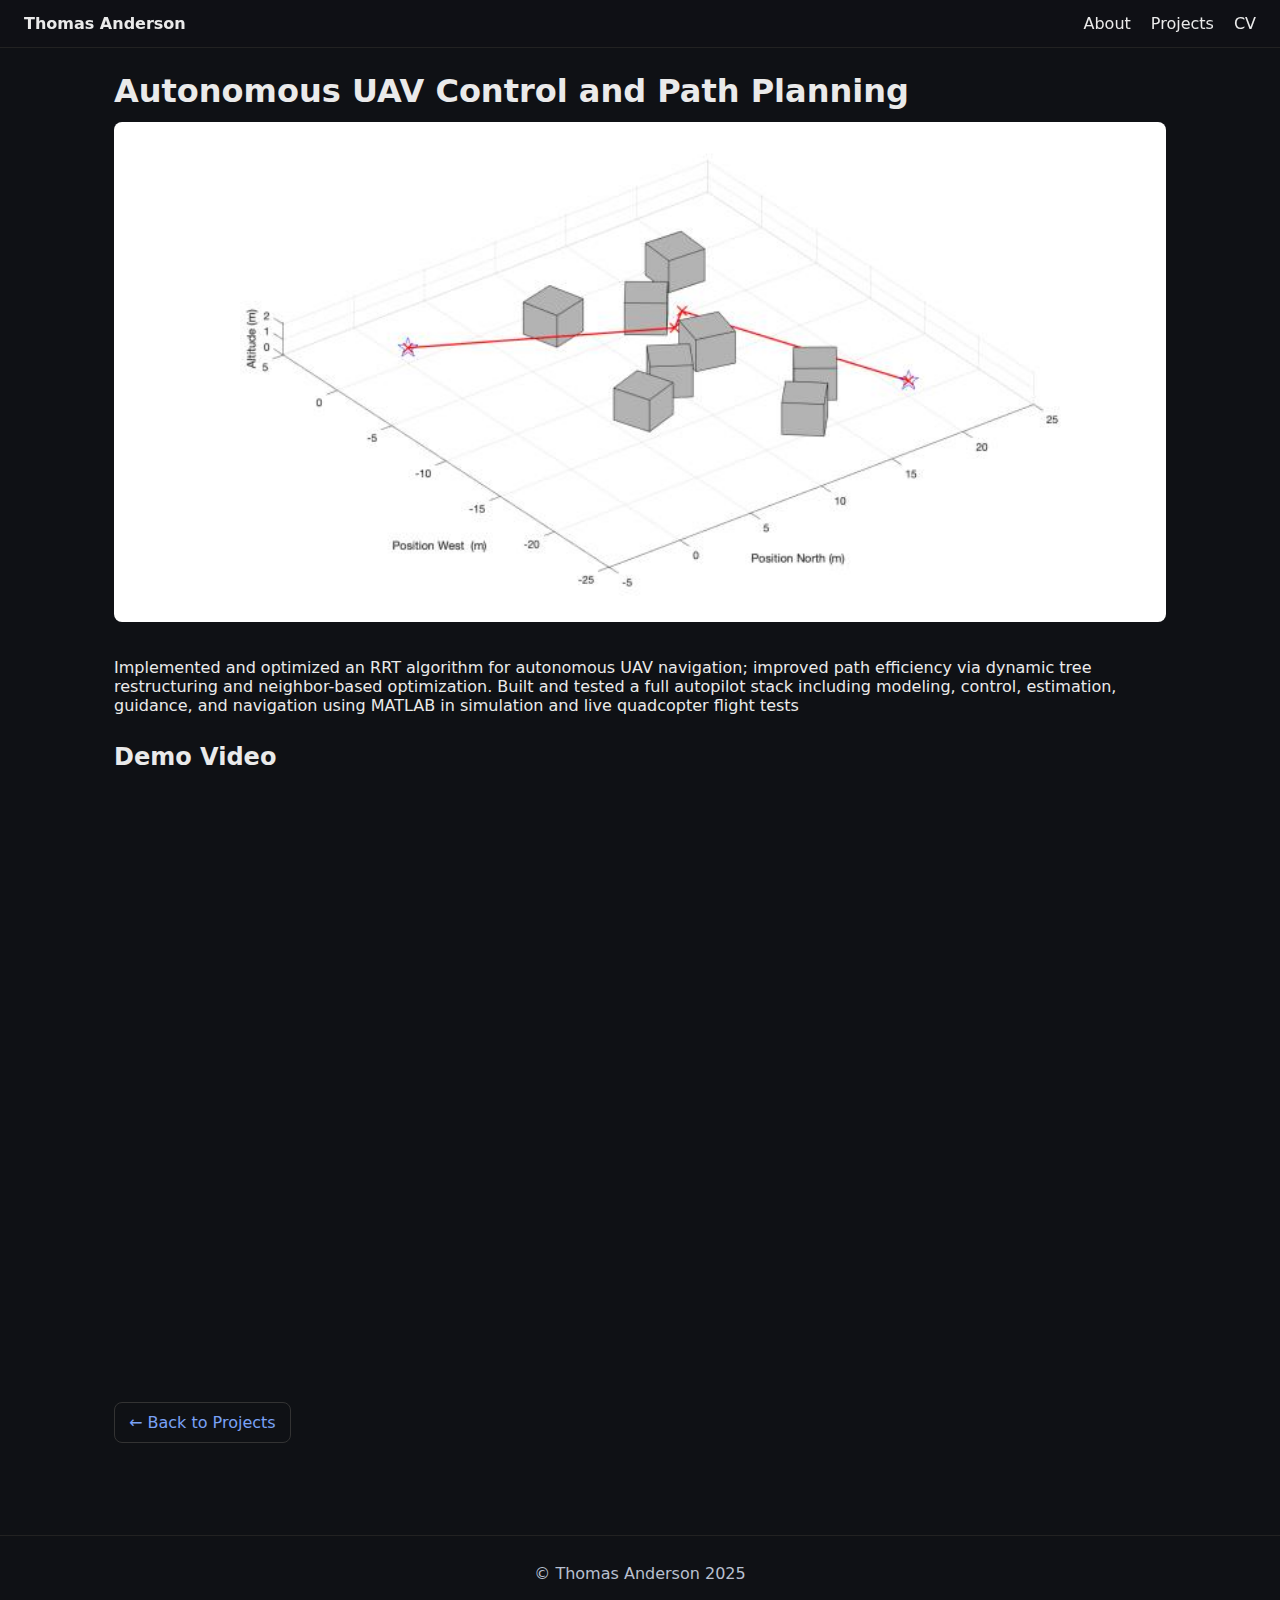
<file: project3.html>
<!doctype html><html><head><meta charset='utf-8'><meta name='viewport' content='width=device-width,initial-scale=1'><title>Autonomous UAV Control and Path Planning — Thomas Anderson</title>
<style>
:root { --c-bg:#0f1115; --c-elev:#171923; --c-text:#eaeaea; --c-sub:#b9c0d0; --c-accent:#7aa2f7; }
*{box-sizing:border-box}
body{margin:0;background:var(--c-bg);color:var(--c-text);font-family:ui-sans-serif,system-ui,-apple-system,Segoe UI,Roboto,Helvetica,Arial}
a{color:var(--c-accent);text-decoration:none}
.container{max-width:1100px;margin:0 auto;padding:24px}
nav.site-nav{position:sticky;top:0;z-index:10;background:rgba(15,17,21,.85);backdrop-filter:blur(6px);border-bottom:1px solid #222;display:flex;justify-content:space-between;align-items:center;padding:14px 24px}
nav .brand a{font-weight:700;color:var(--c-text)}
nav ul{display:flex;gap:20px;list-style:none;margin:0;padding:0}
nav ul a{color:var(--c-text)}
footer.site-footer{padding:28px 24px;border-top:1px solid #222;color:var(--c-sub);text-align:center;margin-top:40px}
h1,h2,h3{margin:0 0 12px 0}
.section{margin:28px 0}
.grid{display:grid;gap:20px;grid-template-columns:repeat(auto-fill,minmax(280px,1fr))}
.card{background:var(--c-elev);border:1px solid #222;border-radius:12px;overflow:hidden}
.card img{display:block;width:100%;height:180px;object-fit:cover}
.card .pad{padding:14px}
.btn{display:inline-block;padding:10px 14px;border:1px solid #333;border-radius:8px}
.hero{display:flex;gap:24px;flex-wrap:wrap;align-items:flex-start}
.hero img{width:260px;height:auto;border-radius:8px;border:1px solid #222}
.meta{color:var(--c-sub)}
.embed{position:relative;padding-top:56.25%}
.embed iframe{position:absolute;top:0;left:0;width:100%;height:100%;border:0}
hr{border:none;border-top:1px solid #222;margin:24px 0}
.top-row{display:grid;grid-template-columns:repeat(auto-fit,minmax(280px,1fr));gap:20px}
</style>
</head><body>
<nav class="site-nav">
  <div class="brand"><a href="projects.html">Thomas Anderson</a></div>
  <ul>
    <li><a href="about.html">About</a></li>
    <li><a href="projects.html">Projects</a></li>
    <li><a target="_blank" href="CV Thomas Anderson.pdf">CV</a></li>
  </ul>
</nav>
<div class='container'><h1>Autonomous UAV Control and Path Planning</h1><img src='uav_path_planning.png' style='width:100%;border-radius:8px;margin-bottom:16px;'><p>Implemented and optimized an RRT algorithm for autonomous UAV navigation; improved path efficiency via dynamic tree restructuring and neighbor-based optimization. Built and tested a full autopilot stack including modeling, control, estimation, guidance, and navigation using MATLAB in simulation and live quadcopter flight tests</p><div class='section'><h2>Demo Video</h2><div class='embed'><iframe src='https://www.youtube.com/embed/AimlG6VxbZo' allowfullscreen title='Path Planning Demo'></iframe></div></div><div class='section'><a class='btn' href='projects.html'>← Back to Projects</a></div></div><footer class="site-footer">© Thomas Anderson 2025</footer></body></html>
</file>
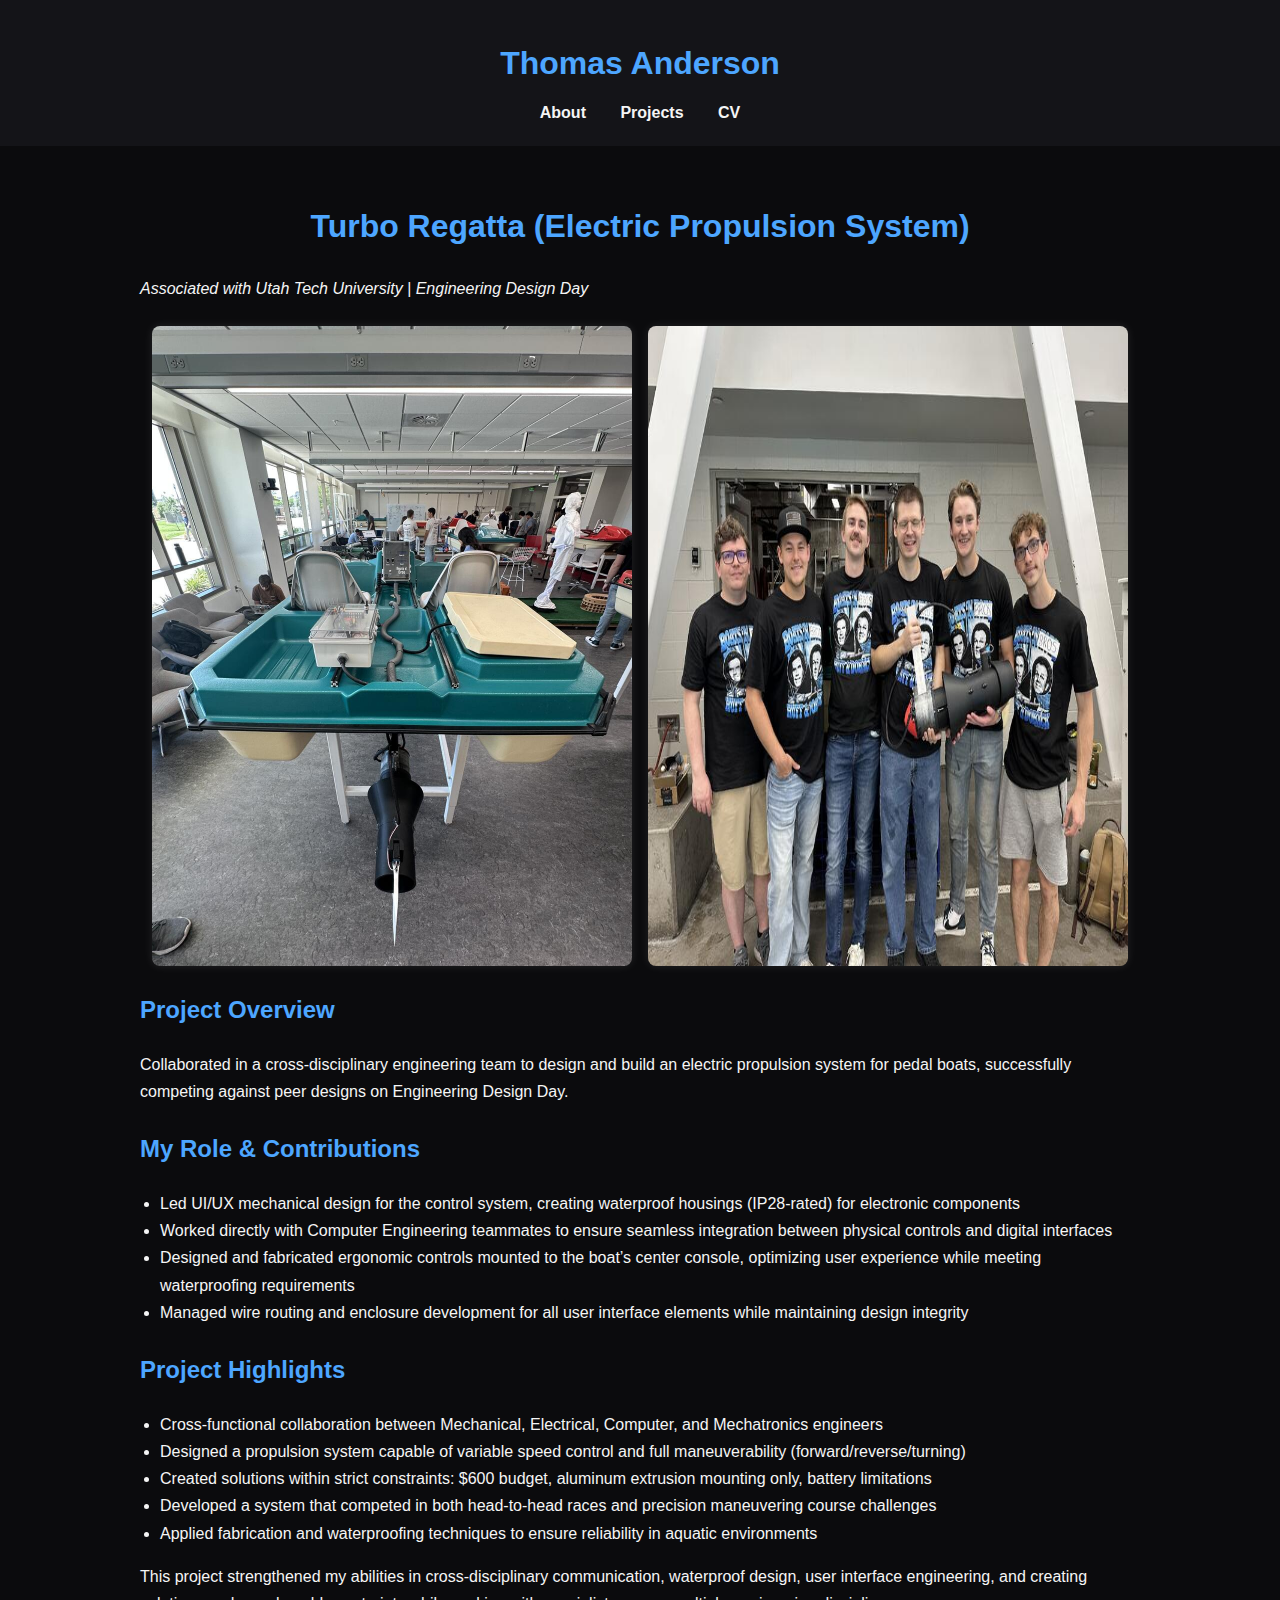
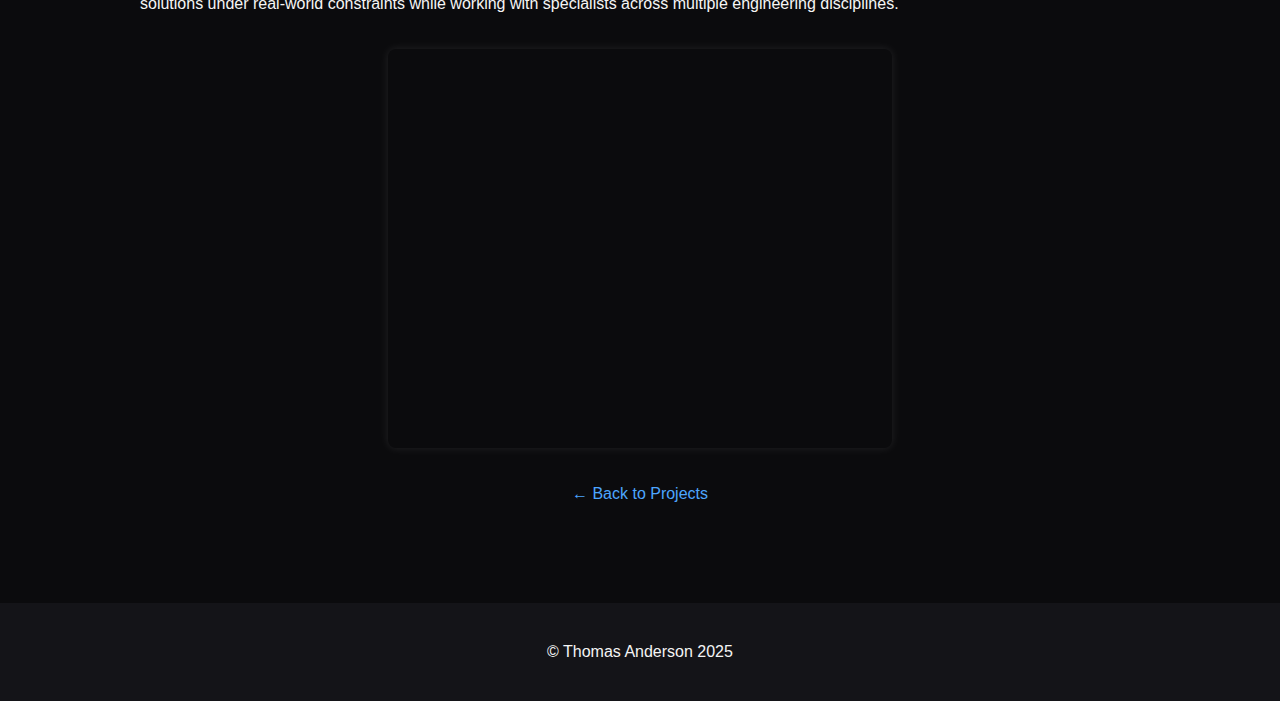
<file: project4.html>
<!DOCTYPE html>
<html lang="en">
<head>
  <meta charset="UTF-8" />
  <meta name="viewport" content="width=device-width, initial-scale=1.0" />
  <title>Turbo Regatta | Thomas Anderson</title>
  <style>
    body {
      background-color: #0b0b0d;
      color: #f5f5f5;
      font-family: "Helvetica Neue", sans-serif;
      margin: 0;
      padding: 0;
    }
    header, footer {
      text-align: center;
      padding: 1.5em;
    }
    header { background: #141418; }
    nav a {
      color: #f5f5f5;
      margin: 0 15px;
      text-decoration: none;
      font-weight: bold;
    }
    nav a:hover { color: #4da6ff; }
    section {
      max-width: 1000px;
      margin: auto;
      padding: 2rem;
      line-height: 1.7;
    }
    h1 { color: #4da6ff; text-align: center; }
    h2 { color: #4da6ff; margin-top: 1.5rem; }
    .images {
      display: flex;
      flex-wrap: wrap;
      justify-content: center;
      gap: 1rem;
      margin: 1.5rem 0;
    }
    .images img {
      width: 48%;
      border-radius: 8px;
      box-shadow: 0 0 10px rgba(255,255,255,0.1);
    }
    @media (max-width: 700px) {
      .images img { width: 100%; }
    }
    iframe {
      display: block;
      margin: 2rem auto;
      border: none;
      width: 504px;
      height: 399px;
      max-width: 100%;
      border-radius: 8px;
      box-shadow: 0 0 10px rgba(255,255,255,0.1);
    }
    ul { padding-left: 20px; }
    footer {
      background-color: #141418;
      margin-top: 3rem;
    }
  </style>
</head>
<body>
  <header>
    <h1>Thomas Anderson</h1>
    <nav>
      <a href="about.html">About</a>
      <a href="projects.html">Projects</a>
      <a href="CV%20Thomas%20Anderson.pdf" target="_blank">CV</a>
    </nav>
  </header>

  <section>
    <h1>Turbo Regatta (Electric Propulsion System)</h1>
    <p><em>Associated with Utah Tech University | Engineering Design Day</em></p>

    <div class="images">
      <img src="turbo_regatta_1.png" alt="Turbo Regatta prototype">
      <img src="turbo_regatta_2.png" alt="Turbo Regatta propulsion system">
    </div>

    <h2>Project Overview</h2>
    <p>Collaborated in a cross-disciplinary engineering team to design and build an electric propulsion system for pedal boats, successfully competing against peer designs on Engineering Design Day.</p>

    <h2>My Role & Contributions</h2>
    <ul>
      <li>Led UI/UX mechanical design for the control system, creating waterproof housings (IP28-rated) for electronic components</li>
      <li>Worked directly with Computer Engineering teammates to ensure seamless integration between physical controls and digital interfaces</li>
      <li>Designed and fabricated ergonomic controls mounted to the boat’s center console, optimizing user experience while meeting waterproofing requirements</li>
      <li>Managed wire routing and enclosure development for all user interface elements while maintaining design integrity</li>
    </ul>

    <h2>Project Highlights</h2>
    <ul>
      <li>Cross-functional collaboration between Mechanical, Electrical, Computer, and Mechatronics engineers</li>
      <li>Designed a propulsion system capable of variable speed control and full maneuverability (forward/reverse/turning)</li>
      <li>Created solutions within strict constraints: $600 budget, aluminum extrusion mounting only, battery limitations</li>
      <li>Developed a system that competed in both head-to-head races and precision maneuvering course challenges</li>
      <li>Applied fabrication and waterproofing techniques to ensure reliability in aquatic environments</li>
    </ul>

    <p>This project strengthened my abilities in cross-disciplinary communication, waterproof design, user interface engineering, and creating solutions under real-world constraints while working with specialists across multiple engineering disciplines.</p>

    <iframe src="https://www.linkedin.com/embed/feed/update/urn:li:ugcPost:7321583682979340288?compact=1" title="LinkedIn Post"></iframe>

    <p style="text-align:center; margin-top:2rem;">
      <a href="projects.html" style="color:#4da6ff; text-decoration:none;">← Back to Projects</a>
    </p>
  </section>

  <footer>
    <p>© Thomas Anderson 2025</p>
  </footer>
</body>
</html>
</file>
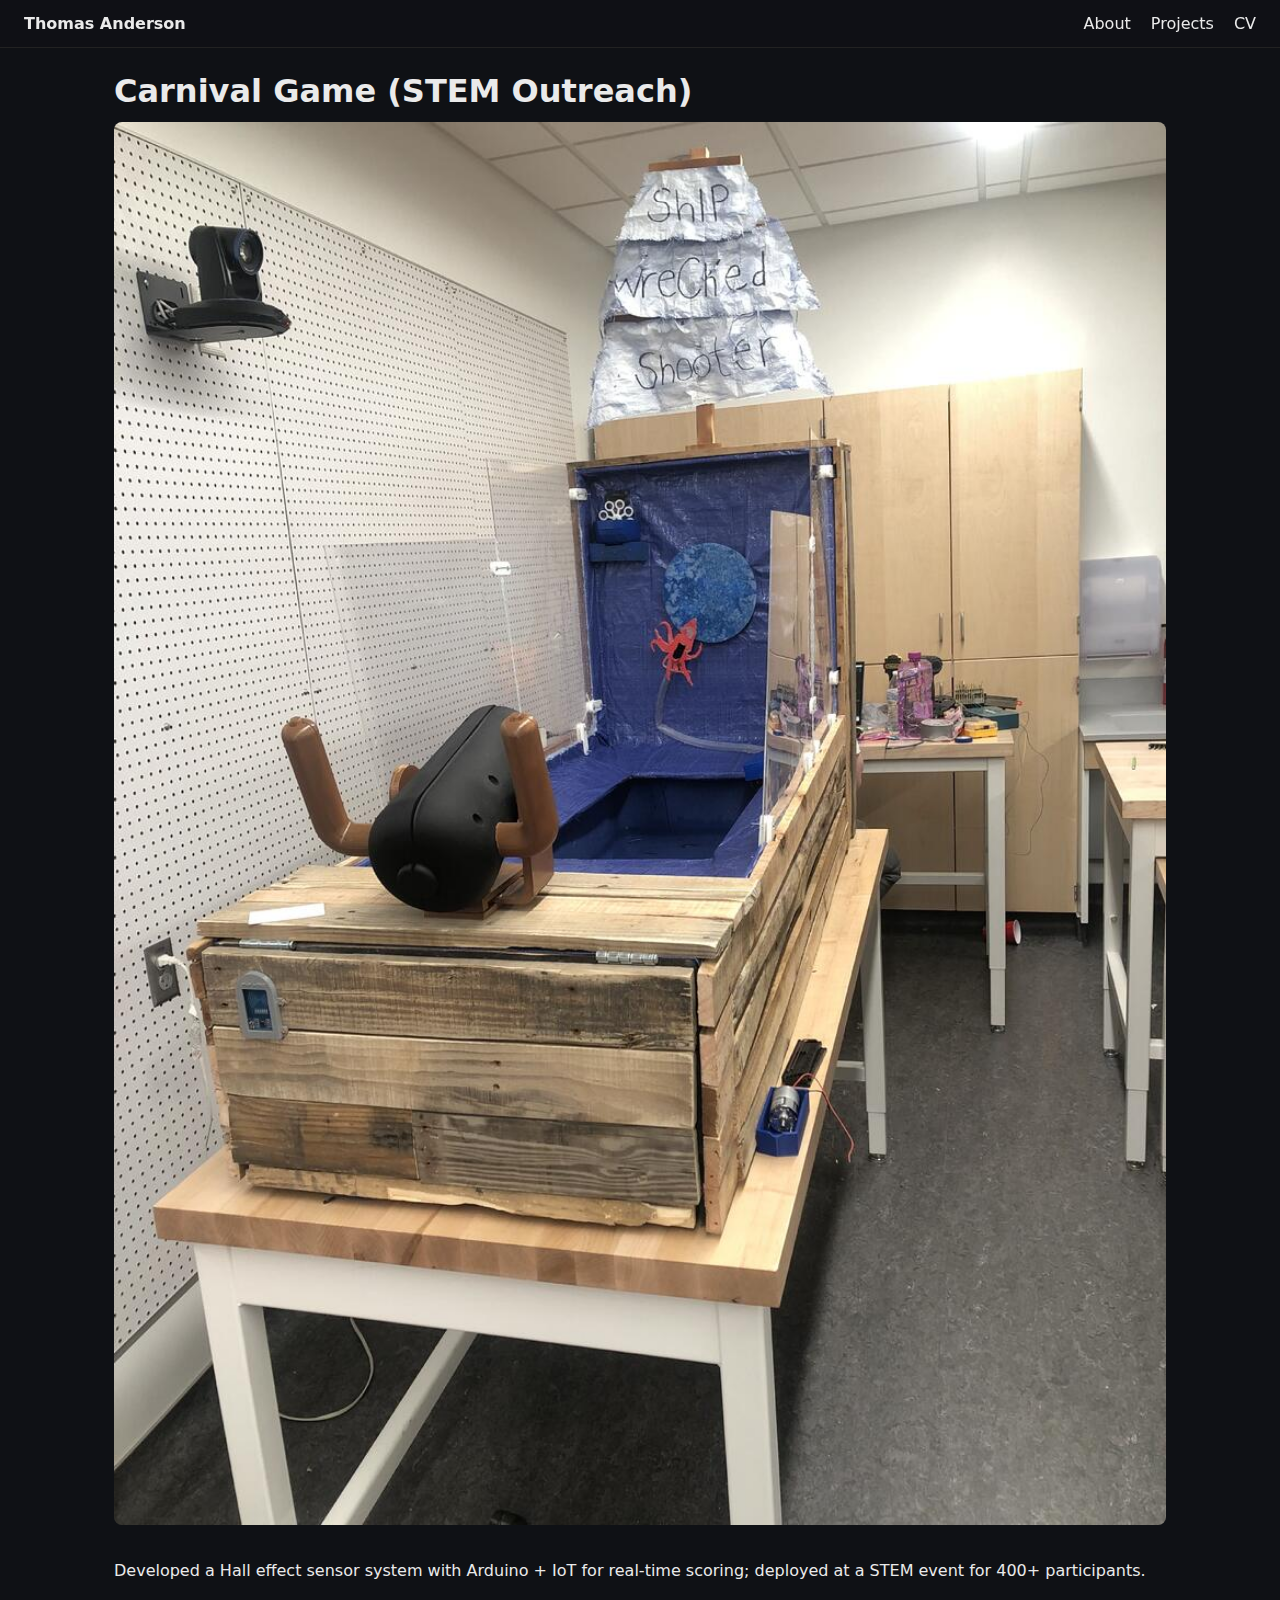
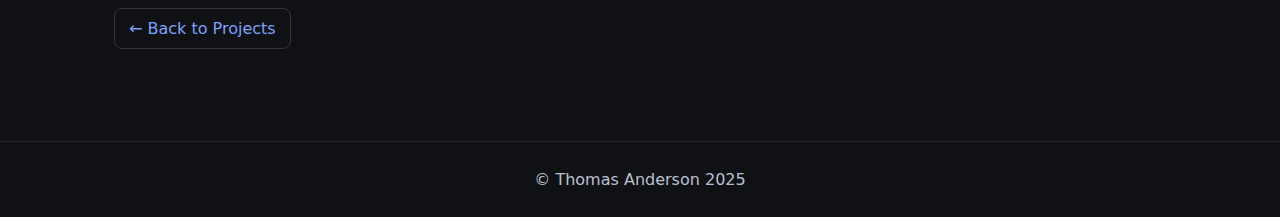
<file: project5.html>
<!doctype html><html><head><meta charset='utf-8'><meta name='viewport' content='width=device-width,initial-scale=1'><title>Carnival Game — Thomas Anderson</title>
<style>
:root { --c-bg:#0f1115; --c-elev:#171923; --c-text:#eaeaea; --c-sub:#b9c0d0; --c-accent:#7aa2f7; }
*{box-sizing:border-box}
body{margin:0;background:var(--c-bg);color:var(--c-text);font-family:ui-sans-serif,system-ui,-apple-system,Segoe UI,Roboto,Helvetica,Arial}
a{color:var(--c-accent);text-decoration:none}
.container{max-width:1100px;margin:0 auto;padding:24px}
nav.site-nav{position:sticky;top:0;z-index:10;background:rgba(15,17,21,.85);backdrop-filter:blur(6px);border-bottom:1px solid #222;display:flex;justify-content:space-between;align-items:center;padding:14px 24px}
nav .brand a{font-weight:700;color:var(--c-text)}
nav ul{display:flex;gap:20px;list-style:none;margin:0;padding:0}
nav ul a{color:var(--c-text)}
footer.site-footer{padding:28px 24px;border-top:1px solid #222;color:var(--c-sub);text-align:center;margin-top:40px}
h1,h2,h3{margin:0 0 12px 0}
.section{margin:28px 0}
.grid{display:grid;gap:20px;grid-template-columns:repeat(auto-fill,minmax(280px,1fr))}
.card{background:var(--c-elev);border:1px solid #222;border-radius:12px;overflow:hidden}
.card img{display:block;width:100%;height:180px;object-fit:cover}
.card .pad{padding:14px}
.btn{display:inline-block;padding:10px 14px;border:1px solid #333;border-radius:8px}
.hero{display:flex;gap:24px;flex-wrap:wrap;align-items:flex-start}
.hero img{width:260px;height:auto;border-radius:8px;border:1px solid #222}
.meta{color:var(--c-sub)}
.embed{position:relative;padding-top:56.25%}
.embed iframe{position:absolute;top:0;left:0;width:100%;height:100%;border:0}
hr{border:none;border-top:1px solid #222;margin:24px 0}
.top-row{display:grid;grid-template-columns:repeat(auto-fit,minmax(280px,1fr));gap:20px}
</style>
</head><body>
<nav class="site-nav">
  <div class="brand"><a href="projects.html">Thomas Anderson</a></div>
  <ul>
    <li><a href="about.html">About</a></li>
    <li><a href="projects.html">Projects</a></li>
    <li><a target="_blank" href="CV Thomas Anderson.pdf">CV</a></li>
  </ul>
</nav>
<div class='container'><h1>Carnival Game (STEM Outreach)</h1><img src='carnival_game.png' style='width:100%;border-radius:8px;margin-bottom:16px;'><p>Developed a Hall effect sensor system with Arduino + IoT for real-time scoring; deployed at a STEM event for 400+ participants.</p><div class='section'><a class='btn' href='projects.html'>← Back to Projects</a></div></div><footer class="site-footer">© Thomas Anderson 2025</footer></body></html>
</file>
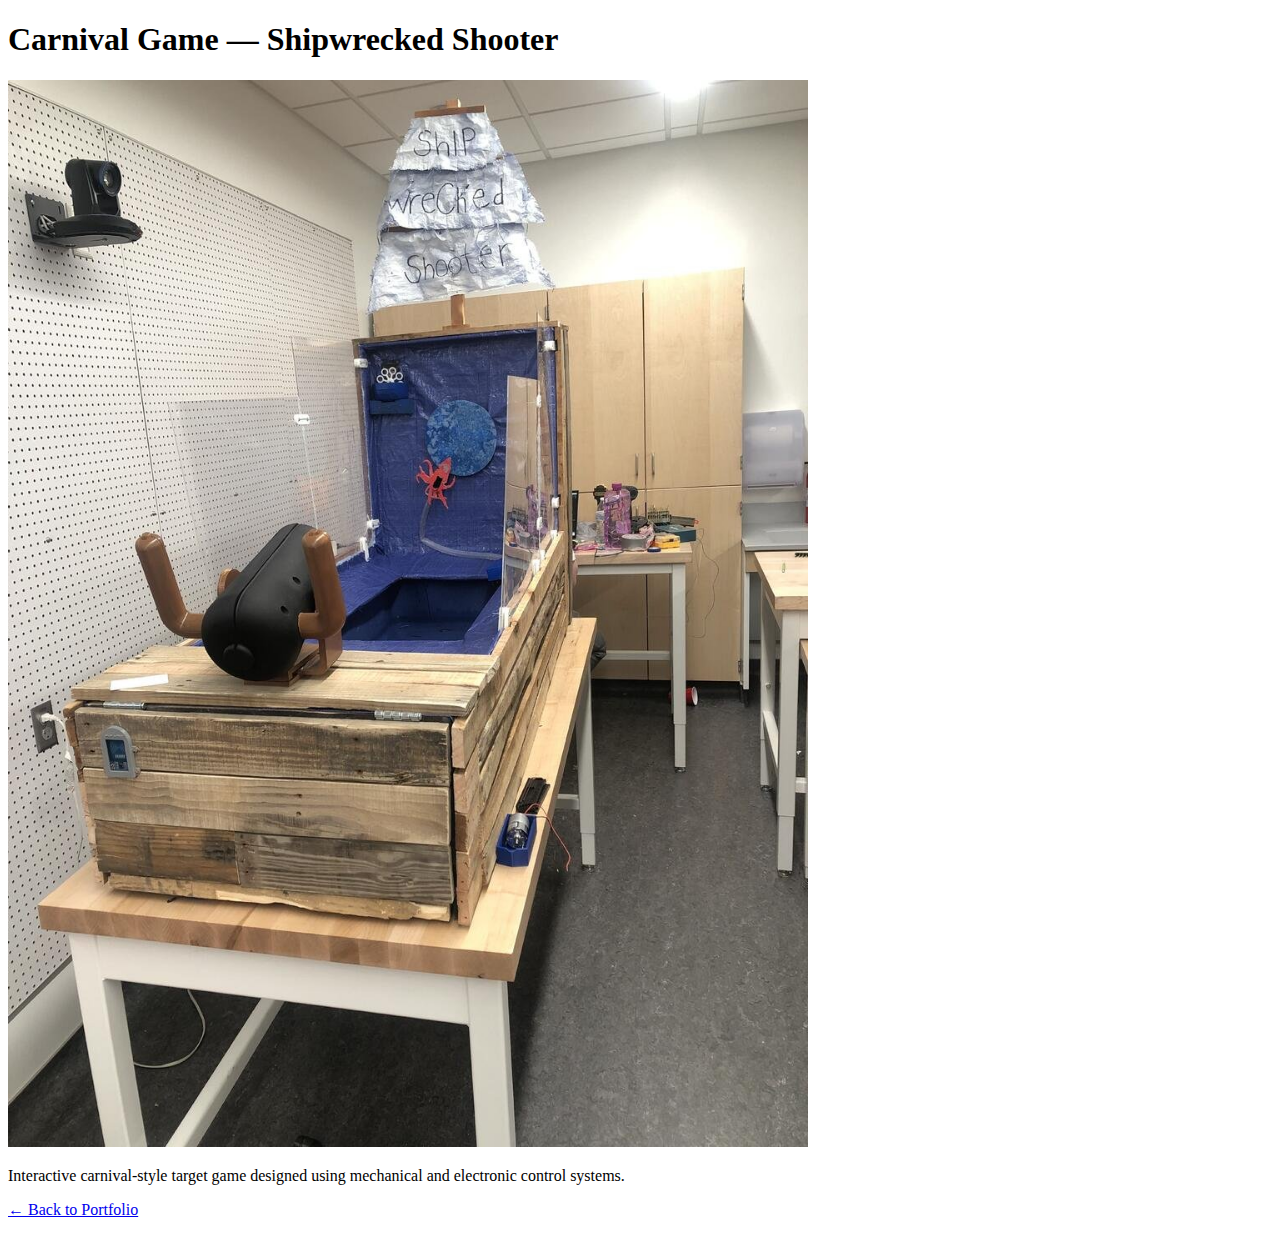
<file: project_carnival.html>
<!DOCTYPE html>
<html lang="en">
<head><meta charset="utf-8"><title>Carnival Game</title></head>
<body>
  <h1>Carnival Game — Shipwrecked Shooter</h1>
  <img src="project_3.jpg" alt="Shipwrecked Shooter" style="width:100%;max-width:800px;">
  <p>Interactive carnival-style target game designed using mechanical and electronic control systems.</p>
  <p><a href="index.html">← Back to Portfolio</a></p>
</body></html>
</file>
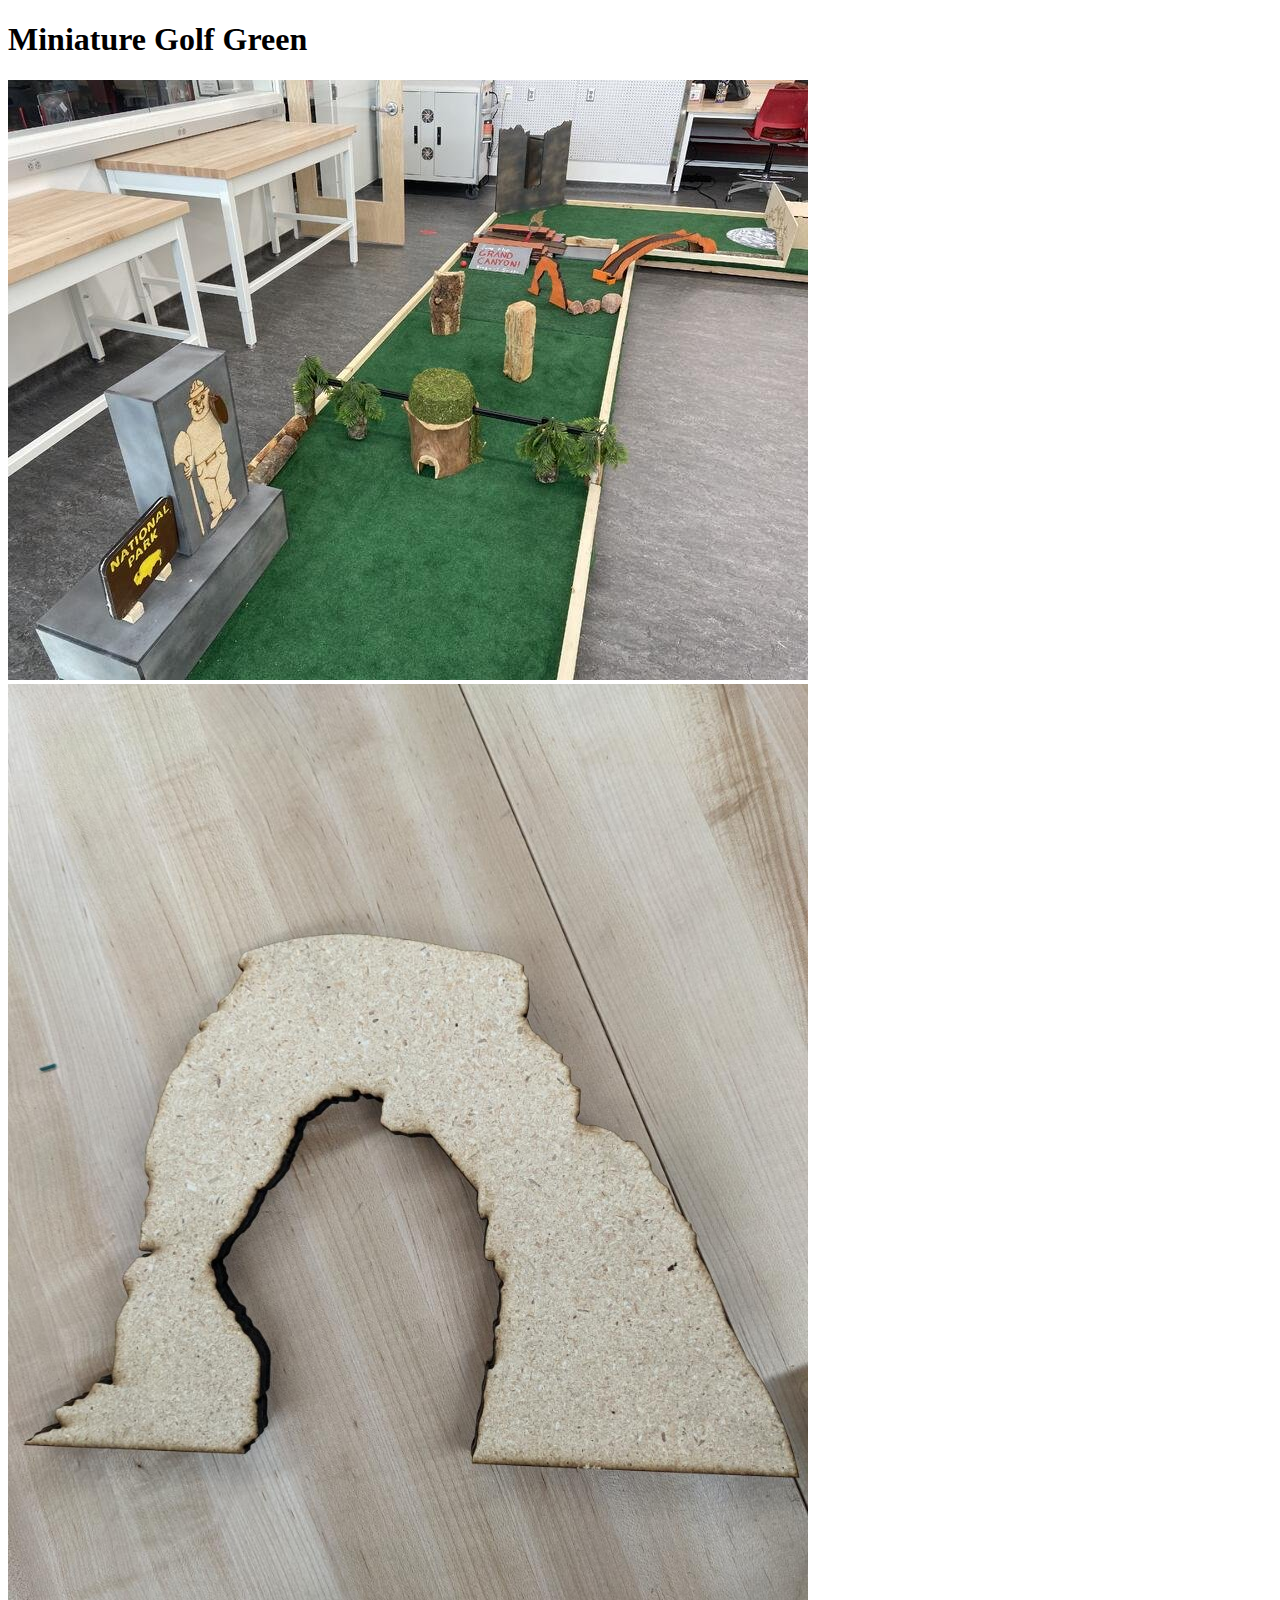
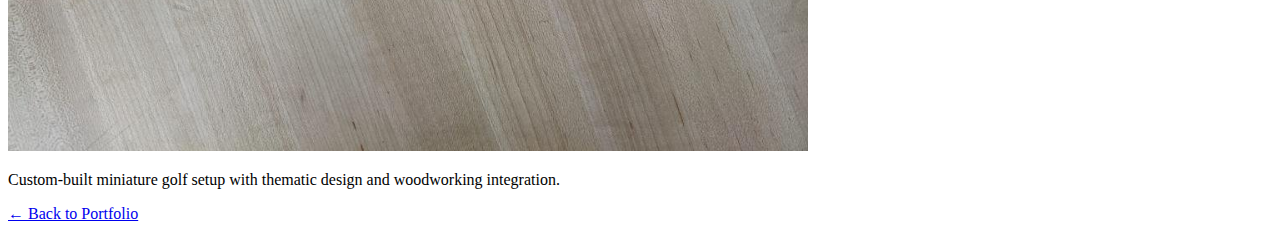
<file: project_golf.html>
<!DOCTYPE html>
<html lang="en">
<head><meta charset="utf-8"><title>Miniature Golf Project</title></head>
<body>
  <h1>Miniature Golf Green</h1>
  <img src="project_4a.jpg" alt="Miniature Golf Course" style="width:100%;max-width:800px;">
  <img src="project_4b.jpg" alt="Miniature Golf Detail" style="width:100%;max-width:800px;">
  <p>Custom-built miniature golf setup with thematic design and woodworking integration.</p>
  <p><a href="index.html">← Back to Portfolio</a></p>
</body></html>
</file>
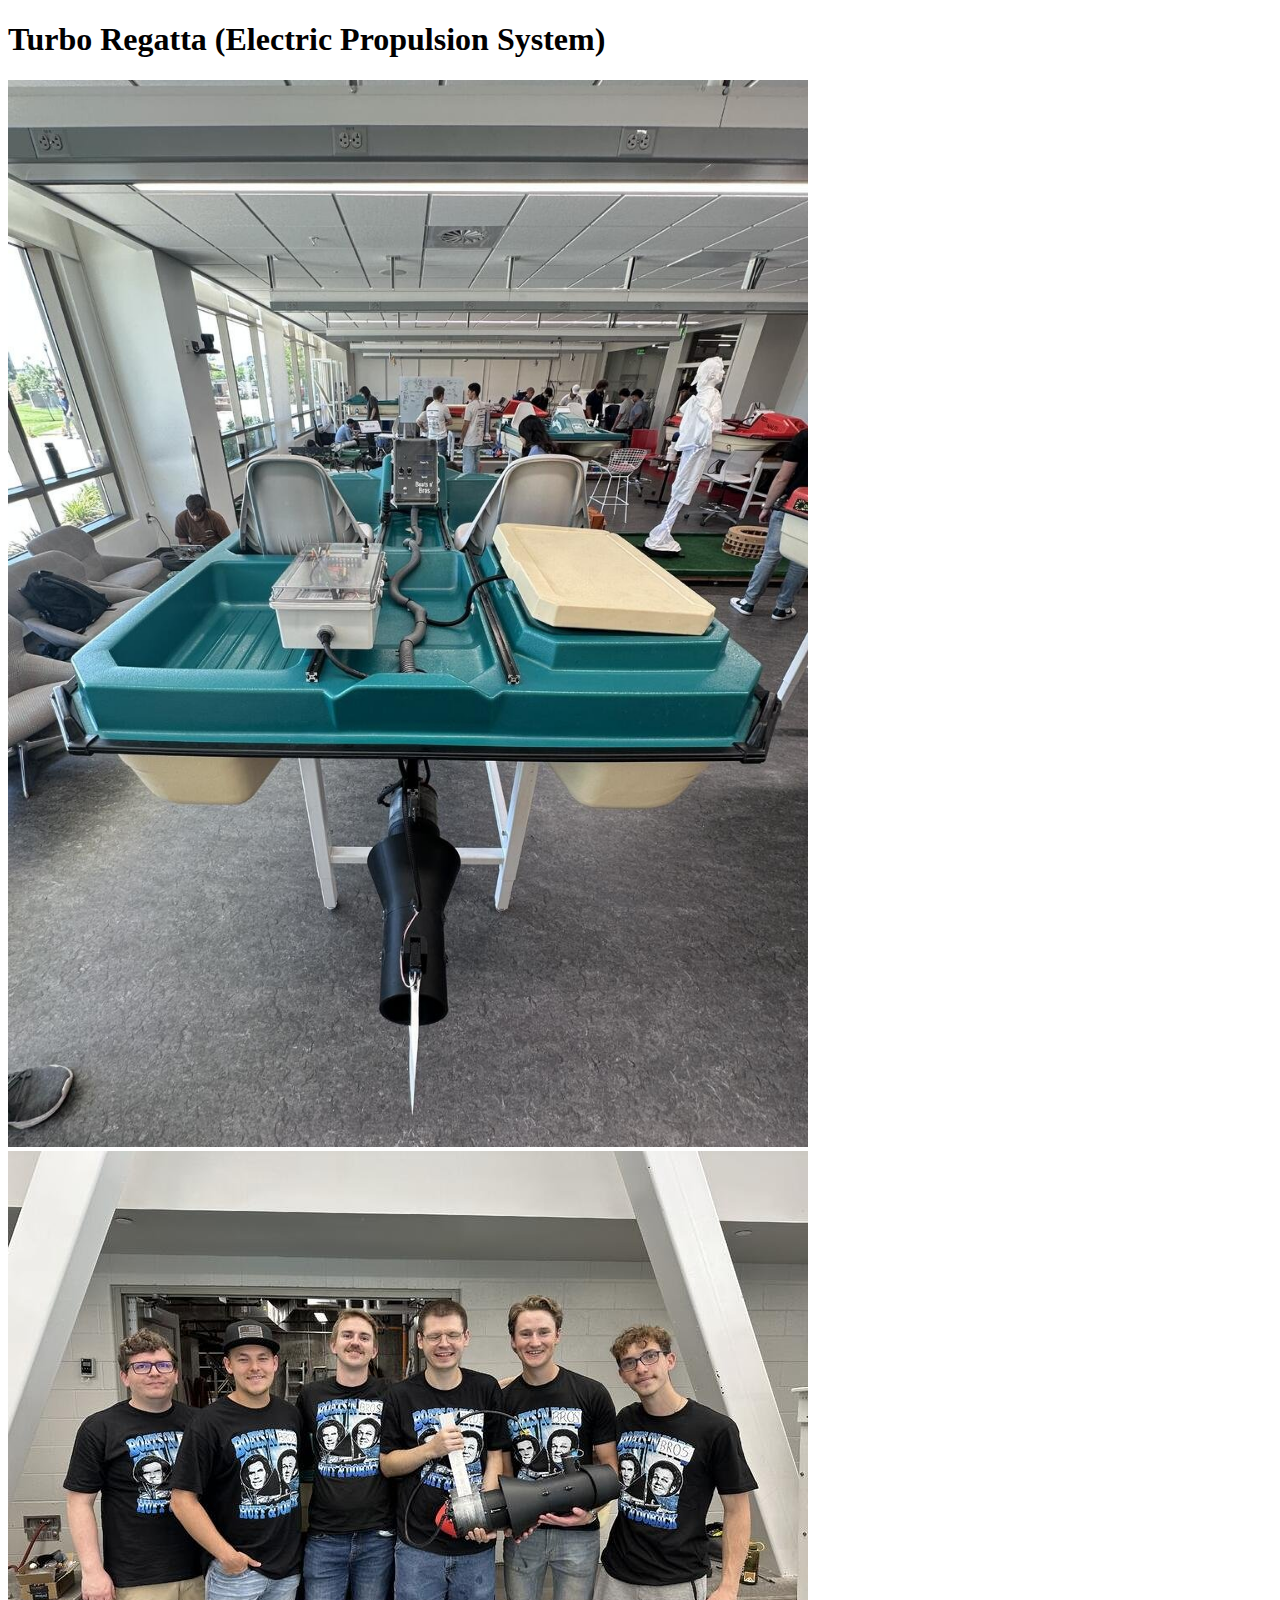
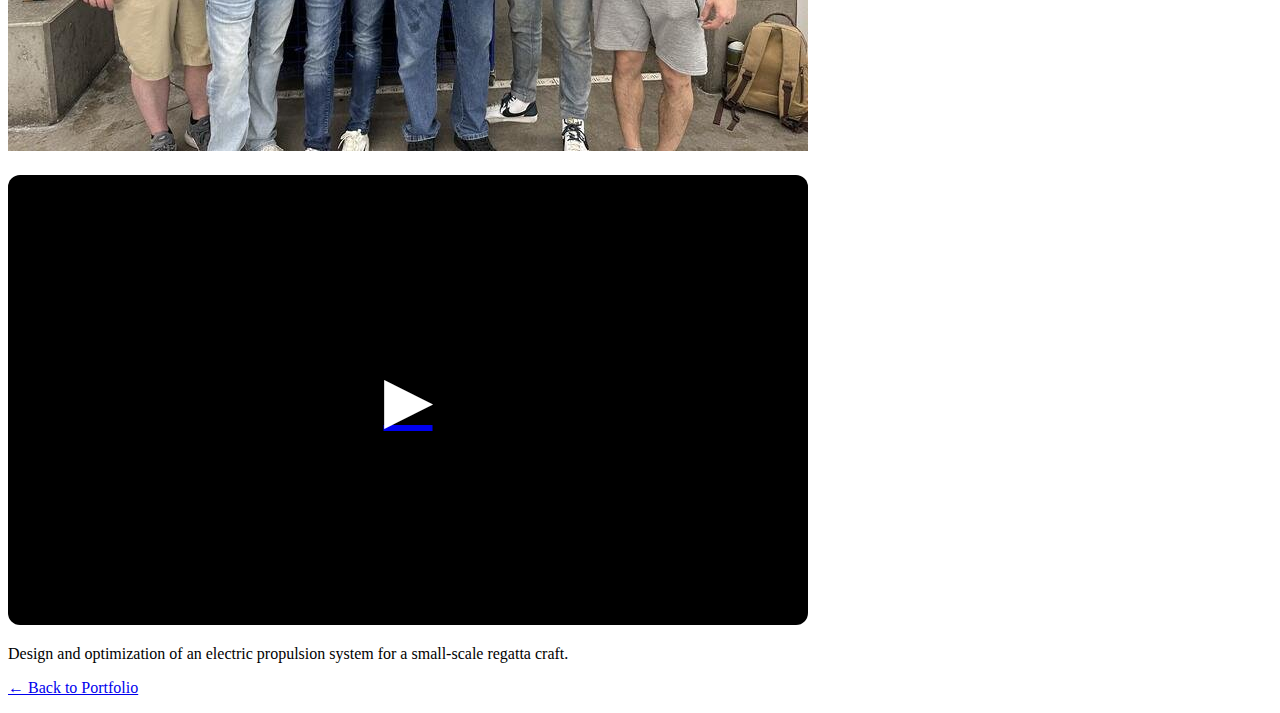
<file: project_regatta.html>
<!DOCTYPE html>
<html lang="en">
<head><meta charset="utf-8"><title>Turbo Regatta Project</title></head>
<body>
  <h1>Turbo Regatta (Electric Propulsion System)</h1>
  <img src="project_2a.jpg" alt="Turbo Regatta Image 1" style="width:100%;max-width:800px;">
  <img src="project_2b.jpg" alt="Turbo Regatta Image 2" style="width:100%;max-width:800px;">
  <div style="position:relative;width:100%;max-width:800px;margin:20px 0;">
    <a href="https://www.linkedin.com/posts/utah-tech-engineering_a-few-weeks-ago-we-posted-a-video-of-the-activity-7331397073386319873-NQ9n" target="_blank" rel="noopener">
      <div style="background:#000;height:450px;display:flex;align-items:center;justify-content:center;color:#fff;font-size:64px;border-radius:12px;">▶</div>
    </a>
  </div>
  <p>Design and optimization of an electric propulsion system for a small-scale regatta craft.</p>
  <p><a href="index.html">← Back to Portfolio</a></p>
</body></html>
</file>
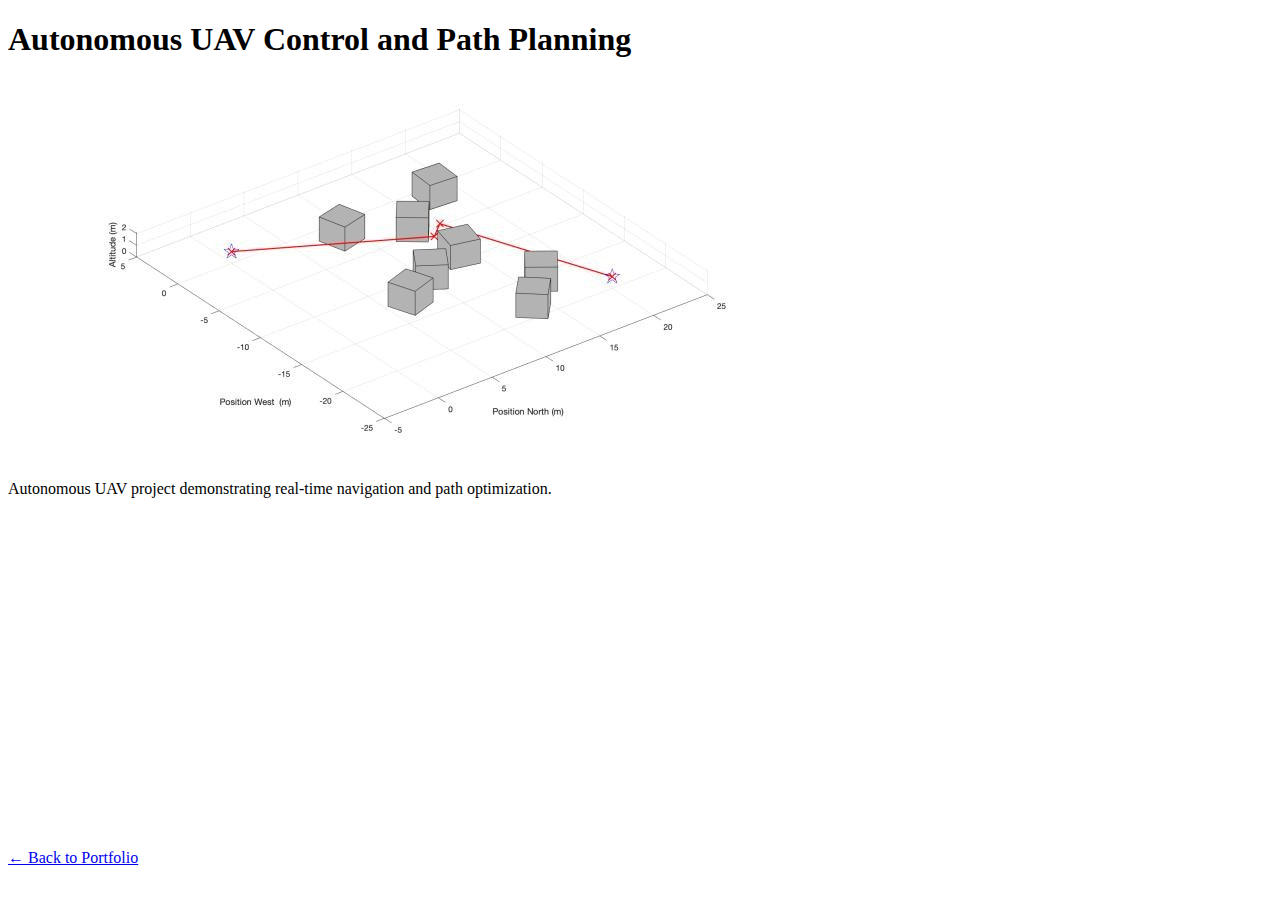
<file: project_uav.html>
<!DOCTYPE html>
<html lang="en">
<head><meta charset="utf-8"><title>UAV Project</title></head>
<body>
  <h1>Autonomous UAV Control and Path Planning</h1>
  <img src="project_1.jpg" alt="UAV Control Image" style="width:100%;max-width:800px;">
  <p>Autonomous UAV project demonstrating real-time navigation and path optimization.</p>
  <iframe width="560" height="315" src="https://www.youtube.com/embed/AimlG6VxbZo" frameborder="0" allowfullscreen></iframe>
  <p><a href="index.html">← Back to Portfolio</a></p>
</body></html>
</file>
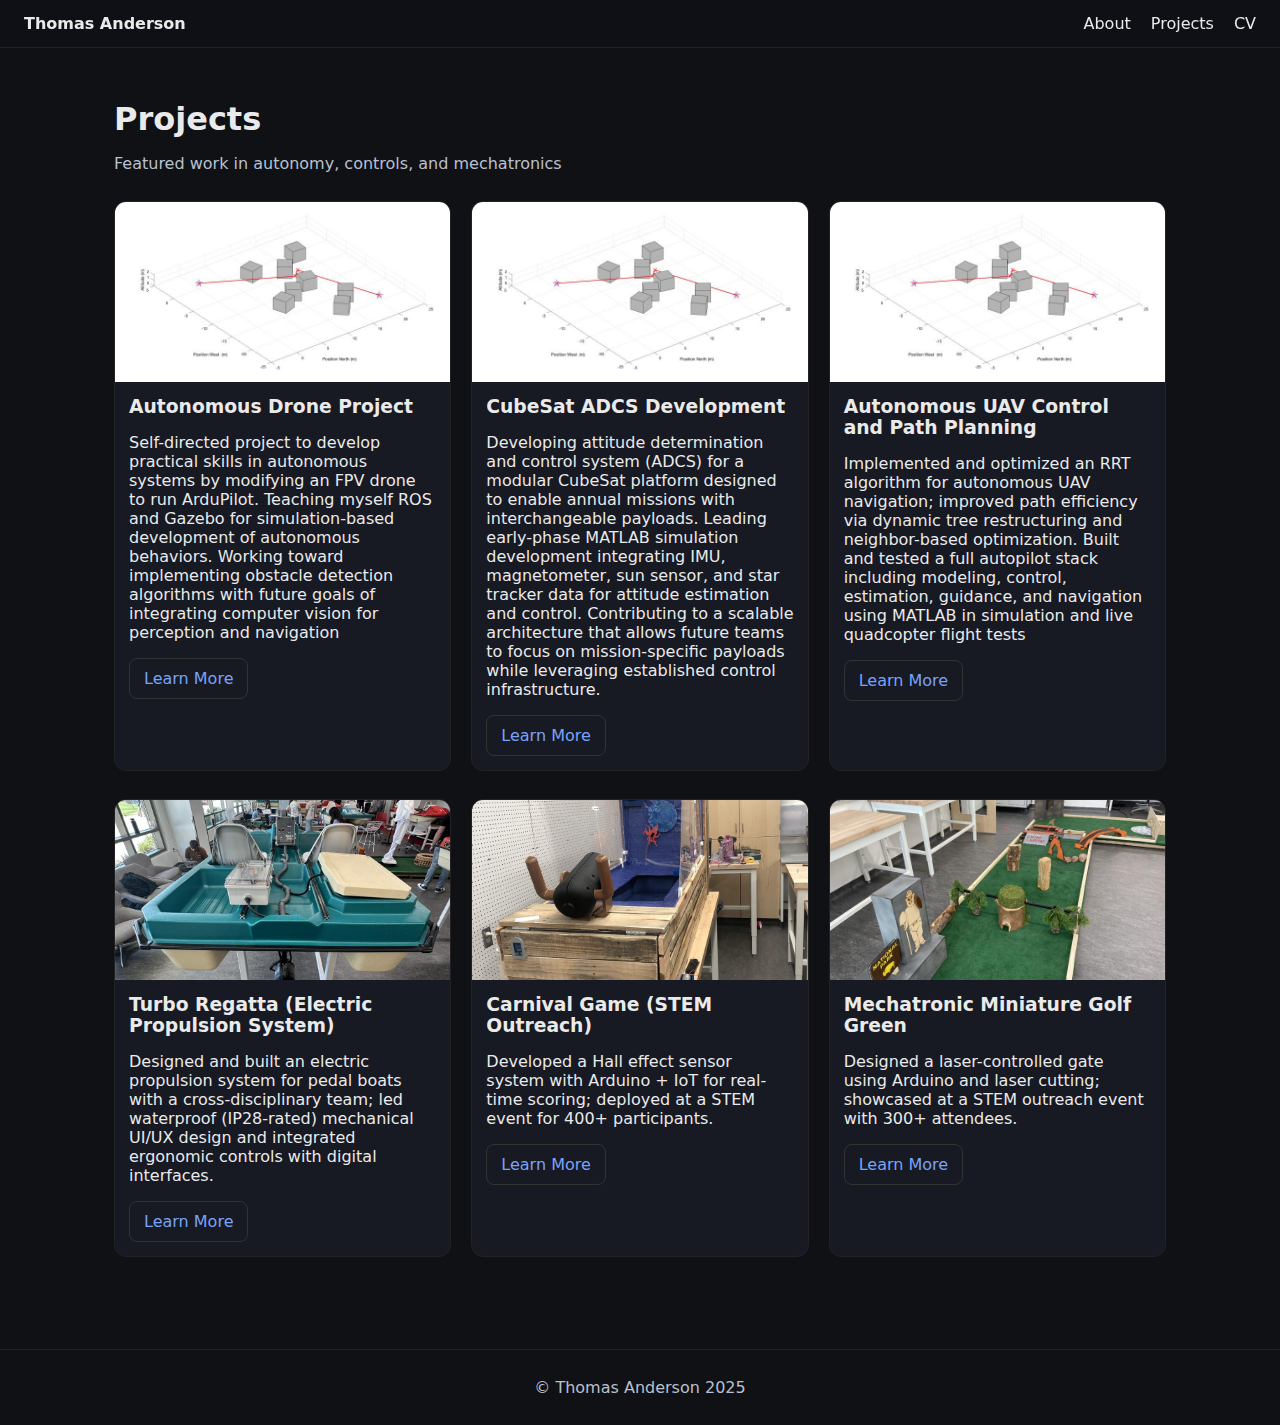
<file: projects.html>
<!doctype html><html><head><meta charset="utf-8"><meta name="viewport" content="width=device-width,initial-scale=1">
<title>Thomas Anderson — Projects</title>
<style>
:root { --c-bg:#0f1115; --c-elev:#171923; --c-text:#eaeaea; --c-sub:#b9c0d0; --c-accent:#7aa2f7; }
*{box-sizing:border-box}
body{margin:0;background:var(--c-bg);color:var(--c-text);font-family:ui-sans-serif,system-ui,-apple-system,Segoe UI,Roboto,Helvetica,Arial}
a{color:var(--c-accent);text-decoration:none}
.container{max-width:1100px;margin:0 auto;padding:24px}
nav.site-nav{position:sticky;top:0;z-index:10;background:rgba(15,17,21,.85);backdrop-filter:blur(6px);border-bottom:1px solid #222;display:flex;justify-content:space-between;align-items:center;padding:14px 24px}
nav .brand a{font-weight:700;color:var(--c-text)}
nav ul{display:flex;gap:20px;list-style:none;margin:0;padding:0}
nav ul a{color:var(--c-text)}
footer.site-footer{padding:28px 24px;border-top:1px solid #222;color:var(--c-sub);text-align:center;margin-top:40px}
h1,h2,h3{margin:0 0 12px 0}
.section{margin:28px 0}
.grid{display:grid;gap:20px;grid-template-columns:repeat(auto-fill,minmax(280px,1fr))}
.card{background:var(--c-elev);border:1px solid #222;border-radius:12px;overflow:hidden}
.card img{display:block;width:100%;height:180px;object-fit:cover}
.card .pad{padding:14px}
.btn{display:inline-block;padding:10px 14px;border:1px solid #333;border-radius:8px}
.hero{display:flex;gap:24px;flex-wrap:wrap;align-items:flex-start}
.hero img{width:260px;height:auto;border-radius:8px;border:1px solid #222}
.meta{color:var(--c-sub)}
.embed{position:relative;padding-top:56.25%}
.embed iframe{position:absolute;top:0;left:0;width:100%;height:100%;border:0}
hr{border:none;border-top:1px solid #222;margin:24px 0}
.top-row{display:grid;grid-template-columns:repeat(auto-fit,minmax(280px,1fr));gap:20px}
</style>
</head><body>

<nav class="site-nav">
  <div class="brand"><a href="projects.html">Thomas Anderson</a></div>
  <ul>
    <li><a href="about.html">About</a></li>
    <li><a href="projects.html">Projects</a></li>
    <li><a target="_blank" href="CV Thomas Anderson.pdf">CV</a></li>
  </ul>
</nav>

<div class="container">
  <div class="section">
    <h1>Projects</h1>
    <p class="meta">Featured work in autonomy, controls, and mechatronics</p>
  </div>

  <div class="top-row">
    <div class="card"><img src="uav_path_planning.png" alt="Autonomous Drone Project"><div class="pad"><h3>Autonomous Drone Project</h3><p>Self-directed project to develop practical skills in autonomous systems by modifying an FPV drone to run ArduPilot. Teaching myself ROS and Gazebo for simulation-based development of autonomous behaviors. Working toward implementing obstacle detection algorithms with future goals of integrating computer vision for perception and navigation</p><a class="btn" href="project1.html">Learn More</a></div></div>
    <div class="card"><img src="uav_path_planning.png" alt="CubeSat ADCS Development"><div class="pad"><h3>CubeSat ADCS Development</h3><p>Developing attitude determination and control system (ADCS) for a modular CubeSat platform designed to enable annual missions with interchangeable payloads. Leading early-phase MATLAB simulation development integrating IMU, magnetometer, sun sensor, and star tracker data for attitude estimation and control. Contributing to a scalable architecture that allows future teams to focus on mission-specific payloads while leveraging established control infrastructure.</p><a class="btn" href="project2.html">Learn More</a></div></div>
    <div class="card"><img src="uav_path_planning.png" alt="Autonomous UAV Control and Path Planning"><div class="pad"><h3>Autonomous UAV Control and Path Planning</h3><p>Implemented and optimized an RRT algorithm for autonomous UAV navigation; improved path efficiency via dynamic tree restructuring and neighbor-based optimization. Built and tested a full autopilot stack including modeling, control, estimation, guidance, and navigation using MATLAB in simulation and live quadcopter flight tests</p><a class="btn" href="project3.html">Learn More</a></div></div>
  </div>

  <div class="section">
    <div class="grid">
      <div class="card"><img src="turbo_regatta_1.png" alt="Turbo Regatta"><div class="pad"><h3>Turbo Regatta (Electric Propulsion System)</h3><p>Designed and built an electric propulsion system for pedal boats with a cross-disciplinary team; led waterproof (IP28-rated) mechanical UI/UX design and integrated ergonomic controls with digital interfaces.</p><a class="btn" href="project4.html">Learn More</a></div></div>
      <div class="card"><img src="carnival_game.png" alt="Carnival Game"><div class="pad"><h3>Carnival Game (STEM Outreach)</h3><p>Developed a Hall effect sensor system with Arduino + IoT for real-time scoring; deployed at a STEM event for 400+ participants.</p><a class="btn" href="project5.html">Learn More</a></div></div>
      <div class="card"><img src="mini_golf_1.png" alt="Miniature Golf Green"><div class="pad"><h3>Mechatronic Miniature Golf Green</h3><p>Designed a laser-controlled gate using Arduino and laser cutting; showcased at a STEM outreach event with 300+ attendees.</p><a class="btn" href="project6.html">Learn More</a></div></div>
    </div>
  </div>
</div>
<footer class="site-footer">© Thomas Anderson 2025</footer>
</body></html>
</file>
